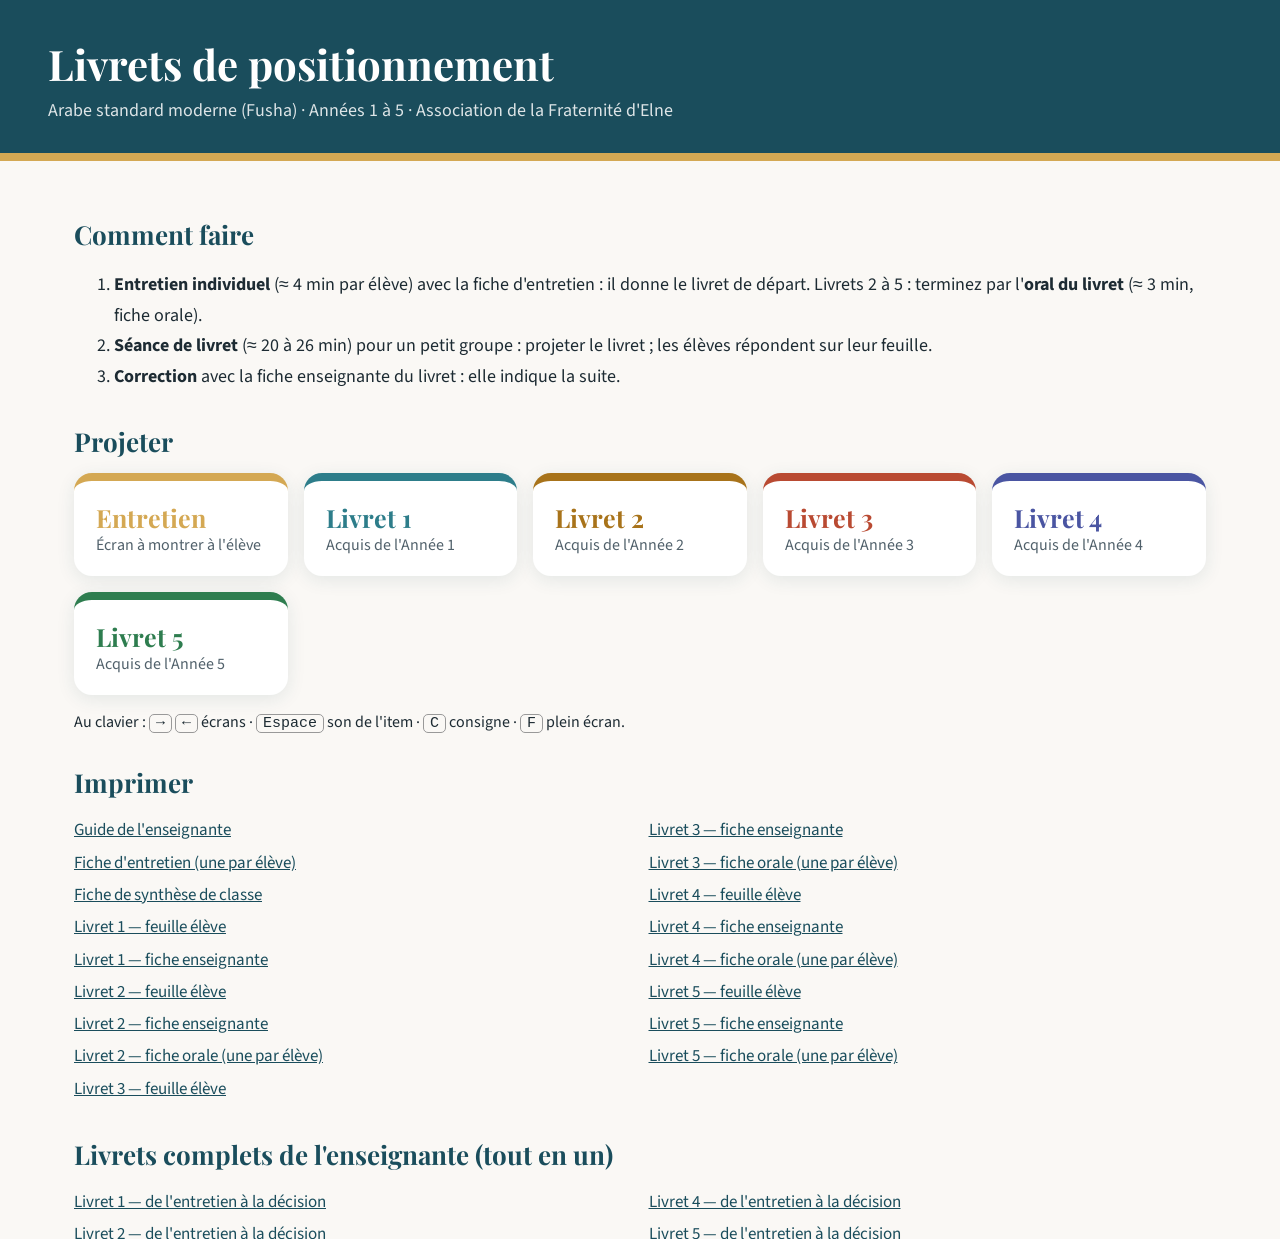
<file: index.html>
<!doctype html>
<html lang="fr">
<head>
<meta charset="utf-8">
<meta http-equiv="refresh" content="0; url=Accueil.html">
<title>Livrets de positionnement — Arabe</title>
</head>
<body>
<p><a href="Accueil.html">Ouvrir les livrets de positionnement</a></p>
</body>
</html>
</file>
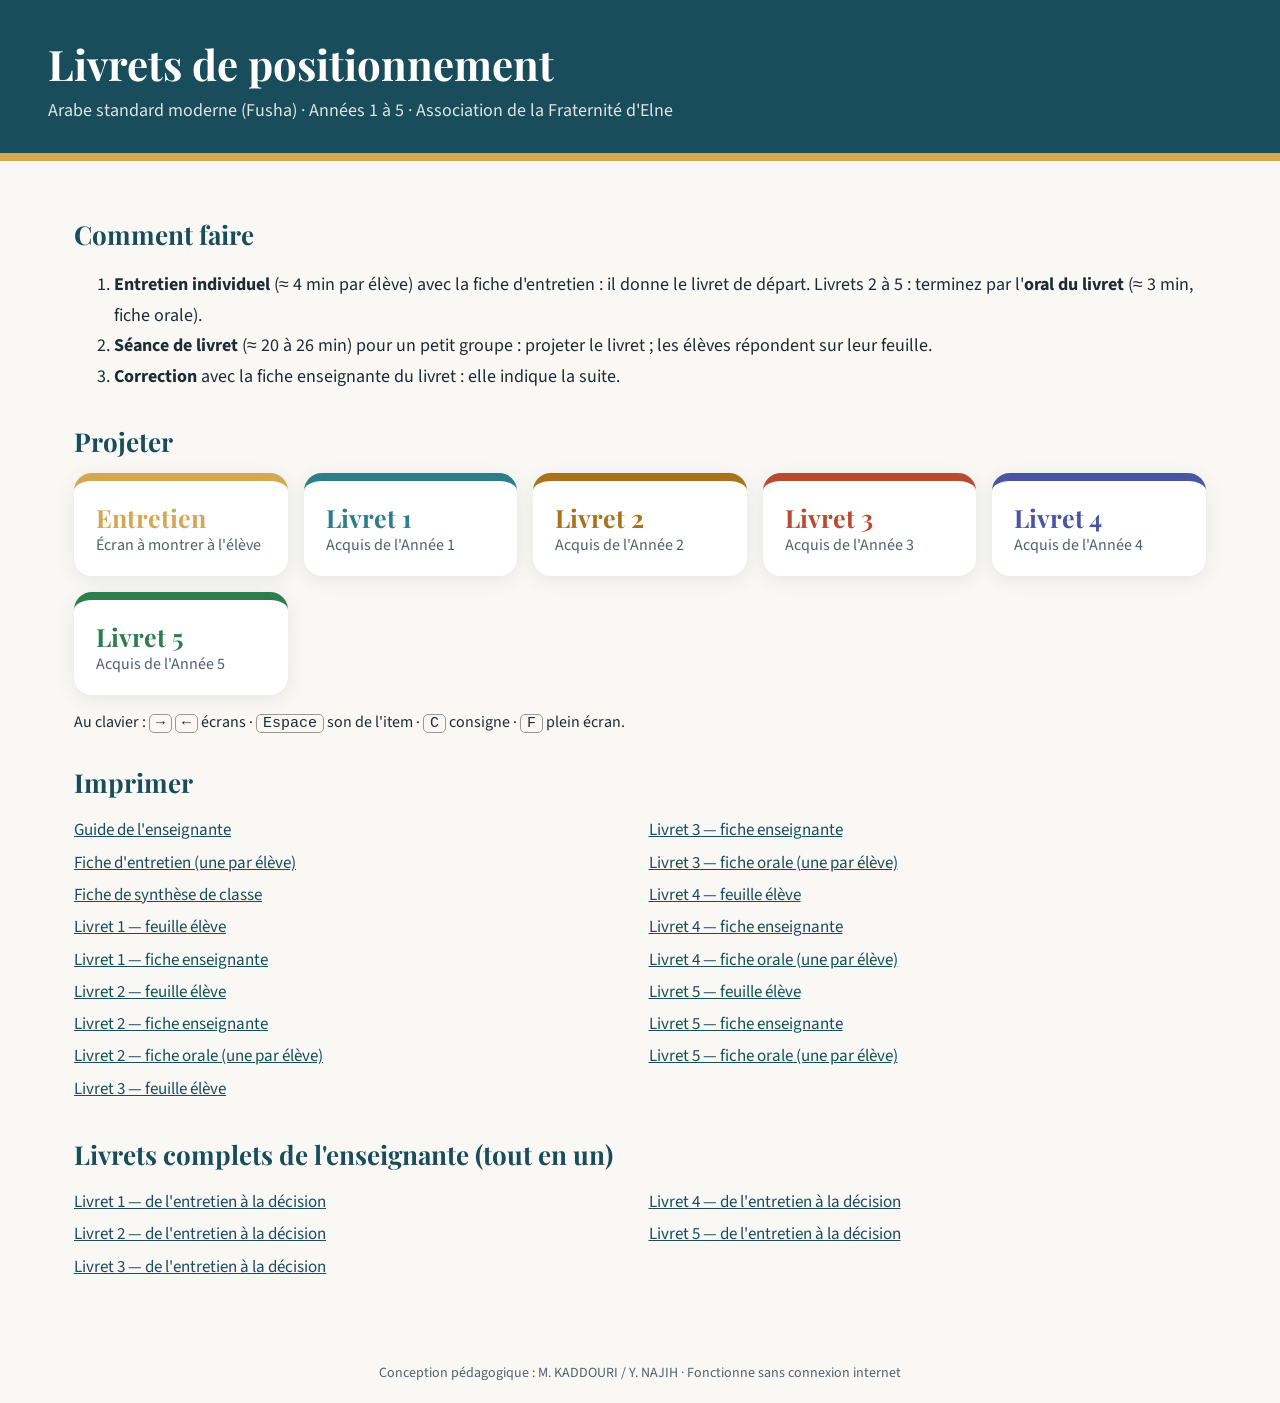
<file: Accueil.html>
<!DOCTYPE html>
<html lang="fr">
<head>
<meta charset="utf-8">
<meta name="viewport" content="width=device-width, initial-scale=1">
<title>Livrets de positionnement — Accueil</title>
<link rel="stylesheet" href="sources/commun.css">
<style>
  header { background: var(--primaire); color: #fff; padding: 36px 48px 30px; border-bottom: 8px solid var(--or); }
  header h1 { font: 700 42px var(--police-titre); margin: 0 0 6px; }
  header p { margin: 0; opacity: .85; font-size: 18px; }
  main { max-width: 1180px; margin: 0 auto; padding: 24px 24px 60px; }
  h2 { font: 700 26px var(--police-titre); color: var(--primaire); margin: 32px 0 14px; }
  ol { font-size: 18px; line-height: 1.7; }
  .grille { display: grid; grid-template-columns: repeat(auto-fit, minmax(190px, 1fr)); gap: 16px; }
  .tuile { display: block; text-decoration: none; color: var(--encre); background: var(--carte); border-radius: 18px;
           padding: 20px 22px; border-top: 8px solid var(--c); box-shadow: 0 4px 18px rgba(26,77,92,.1); }
  .tuile:hover, .tuile:focus { outline: 3px solid var(--c); }
  .tuile b { display: block; font: 700 25px var(--police-titre); color: var(--c); }
  .tuile span { color: var(--encre-douce); font-size: 16px; }
  .docs { columns: 2; font-size: 17px; line-height: 1.9; }
  .docs a { color: var(--primaire); }
  kbd { border: 1px solid #999; border-radius: 5px; padding: 0 6px; font-size: 15px; }
  footer { text-align: center; color: var(--encre-douce); font-size: 14px; padding: 20px; }
</style>
</head>
<body>
<header>
  <h1>Livrets de positionnement</h1>
  <p>Arabe standard moderne (Fusha) · Années 1 à 5 · Association de la Fraternité d'Elne</p>
</header>
<main>
  <h2>Comment faire</h2>
  <ol>
    <li><b>Entretien individuel</b> (≈ 4 min par élève) avec la fiche d'entretien : il donne le livret de départ. Livrets 2 à 5 : terminez par l'<b>oral du livret</b> (≈ 3 min, fiche orale).</li>
    <li><b>Séance de livret</b> (≈ 20 à 26 min) pour un petit groupe : projeter le livret ; les élèves répondent sur leur feuille.</li>
    <li><b>Correction</b> avec la fiche enseignante du livret : elle indique la suite.</li>
  </ol>
  <h2>Projeter</h2>
  <div class="grille">
    <a class="tuile" style="--c: var(--or)" href="sources/projection.html#entretien"><b>Entretien</b><span>Écran à montrer à l'élève</span></a>
    <a class="tuile" style="--c: var(--livret-1)" href="sources/projection.html#livret-1"><b>Livret 1</b><span>Acquis de l'Année 1</span></a>
    <a class="tuile" style="--c: var(--livret-2)" href="sources/projection.html#livret-2"><b>Livret 2</b><span>Acquis de l'Année 2</span></a>
    <a class="tuile" style="--c: var(--livret-3)" href="sources/projection.html#livret-3"><b>Livret 3</b><span>Acquis de l'Année 3</span></a>
    <a class="tuile" style="--c: var(--livret-4)" href="sources/projection.html#livret-4"><b>Livret 4</b><span>Acquis de l'Année 4</span></a>
    <a class="tuile" style="--c: var(--livret-5)" href="sources/projection.html#livret-5"><b>Livret 5</b><span>Acquis de l'Année 5</span></a>
  </div>
  <p>Au clavier : <kbd>→</kbd> <kbd>←</kbd> écrans · <kbd>Espace</kbd> son de l'item · <kbd>C</kbd> consigne · <kbd>F</kbd> plein écran.</p>
  <h2>Imprimer</h2>
  <div class="docs">
    <a href="imprimer/Guide%20general.pdf">Guide de l'enseignante</a><br>
    <a href="imprimer/Fiche%20entretien.pdf">Fiche d'entretien (une par élève)</a><br>
    <a href="imprimer/Fiche%20synthese%20classe.pdf">Fiche de synthèse de classe</a><br>
    <a href="imprimer/Livret%201%20-%20feuille%20eleve.pdf">Livret 1 — feuille élève</a><br>
    <a href="imprimer/Livret%201%20-%20fiche%20enseignante.pdf">Livret 1 — fiche enseignante</a><br>
    <a href="imprimer/Livret%202%20-%20feuille%20eleve.pdf">Livret 2 — feuille élève</a><br>
    <a href="imprimer/Livret%202%20-%20fiche%20enseignante.pdf">Livret 2 — fiche enseignante</a><br>
    <a href="imprimer/Livret%202%20-%20fiche%20orale.pdf">Livret 2 — fiche orale (une par élève)</a><br>
    <a href="imprimer/Livret%203%20-%20feuille%20eleve.pdf">Livret 3 — feuille élève</a><br>
    <a href="imprimer/Livret%203%20-%20fiche%20enseignante.pdf">Livret 3 — fiche enseignante</a><br>
    <a href="imprimer/Livret%203%20-%20fiche%20orale.pdf">Livret 3 — fiche orale (une par élève)</a><br>
    <a href="imprimer/Livret%204%20-%20feuille%20eleve.pdf">Livret 4 — feuille élève</a><br>
    <a href="imprimer/Livret%204%20-%20fiche%20enseignante.pdf">Livret 4 — fiche enseignante</a><br>
    <a href="imprimer/Livret%204%20-%20fiche%20orale.pdf">Livret 4 — fiche orale (une par élève)</a><br>
    <a href="imprimer/Livret%205%20-%20feuille%20eleve.pdf">Livret 5 — feuille élève</a><br>
    <a href="imprimer/Livret%205%20-%20fiche%20enseignante.pdf">Livret 5 — fiche enseignante</a><br>
    <a href="imprimer/Livret%205%20-%20fiche%20orale.pdf">Livret 5 — fiche orale (une par élève)</a>
  </div>
  <h2>Livrets complets de l'enseignante (tout en un)</h2>
  <div class="docs">
    <a href="livrets-enseignante/Livret%201%20-%20guide%20complet%20enseignante.pdf">Livret 1 — de l'entretien à la décision</a><br>
    <a href="livrets-enseignante/Livret%202%20-%20guide%20complet%20enseignante.pdf">Livret 2 — de l'entretien à la décision</a><br>
    <a href="livrets-enseignante/Livret%203%20-%20guide%20complet%20enseignante.pdf">Livret 3 — de l'entretien à la décision</a><br>
    <a href="livrets-enseignante/Livret%204%20-%20guide%20complet%20enseignante.pdf">Livret 4 — de l'entretien à la décision</a><br>
    <a href="livrets-enseignante/Livret%205%20-%20guide%20complet%20enseignante.pdf">Livret 5 — de l'entretien à la décision</a>
  </div>
</main>
<footer>Conception pédagogique : M. KADDOURI / Y. NAJIH · Fonctionne sans connexion internet</footer>
</body>
</html>
</file>
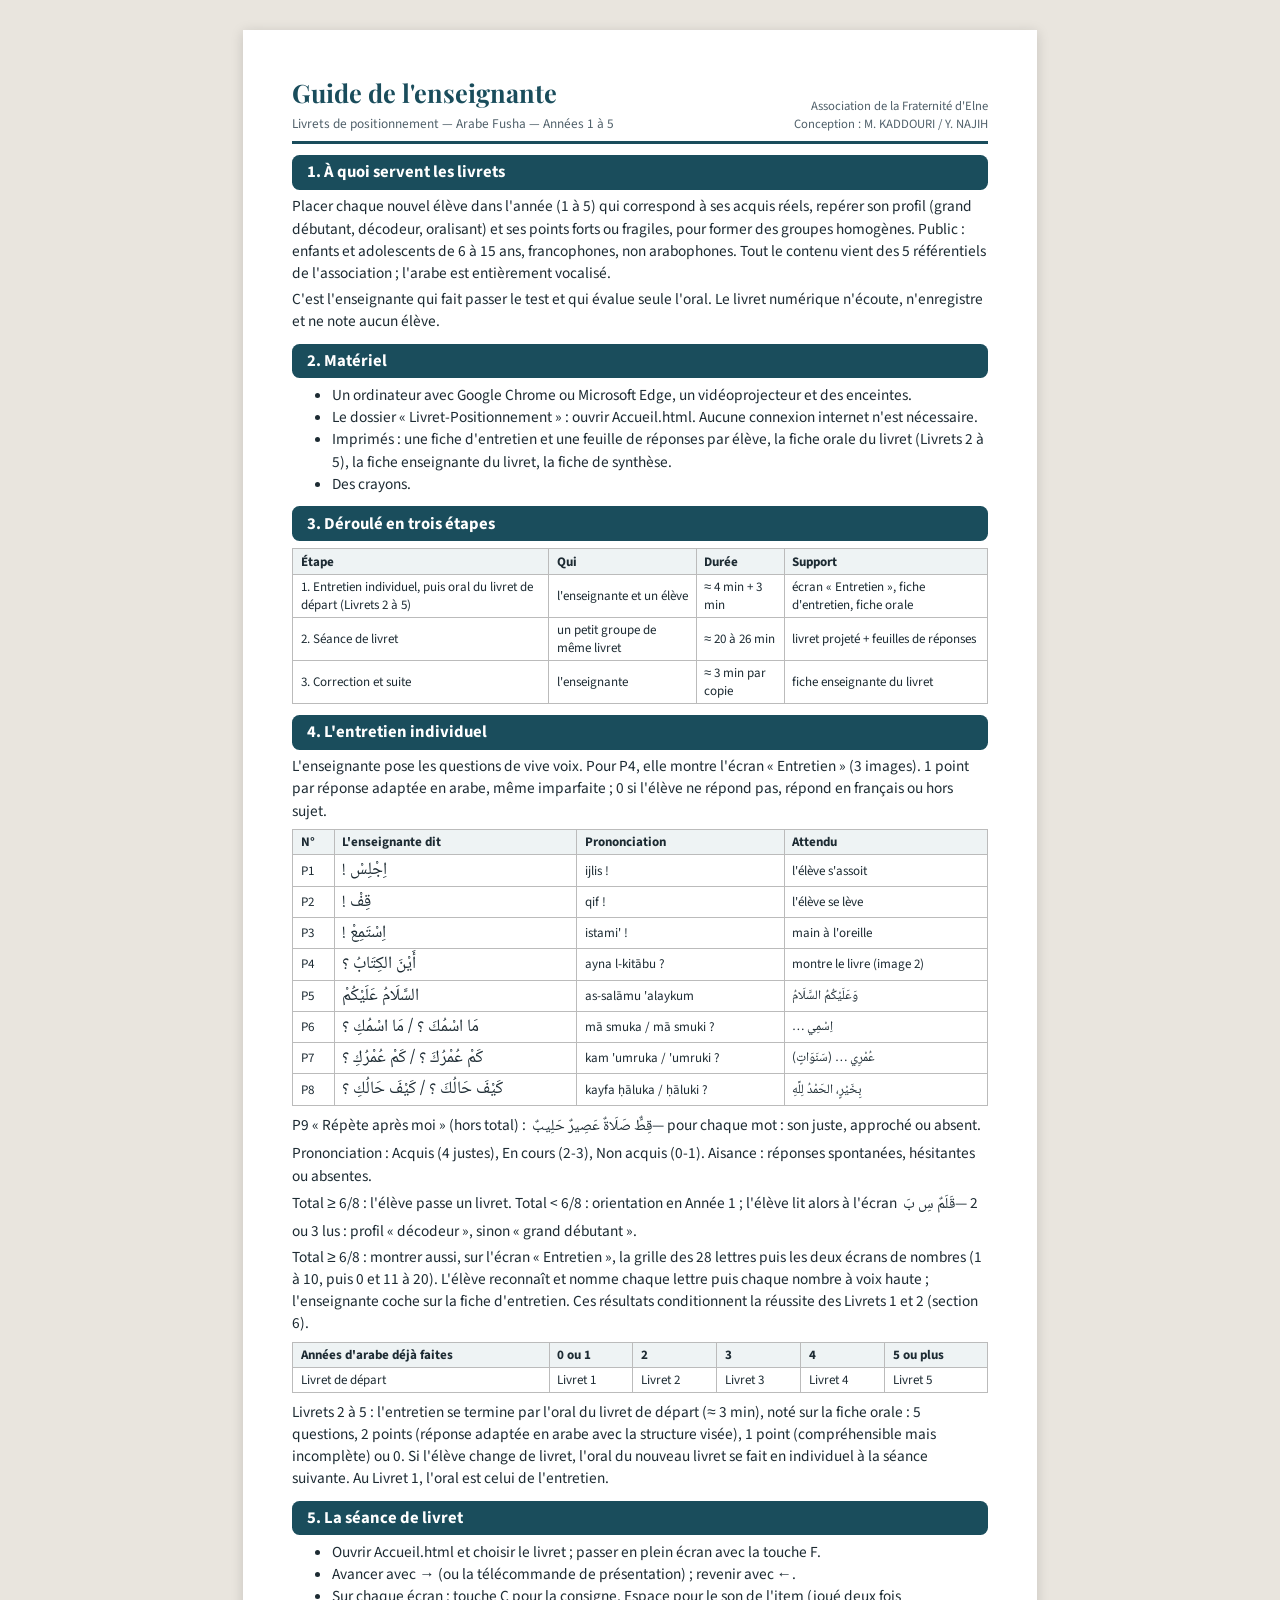
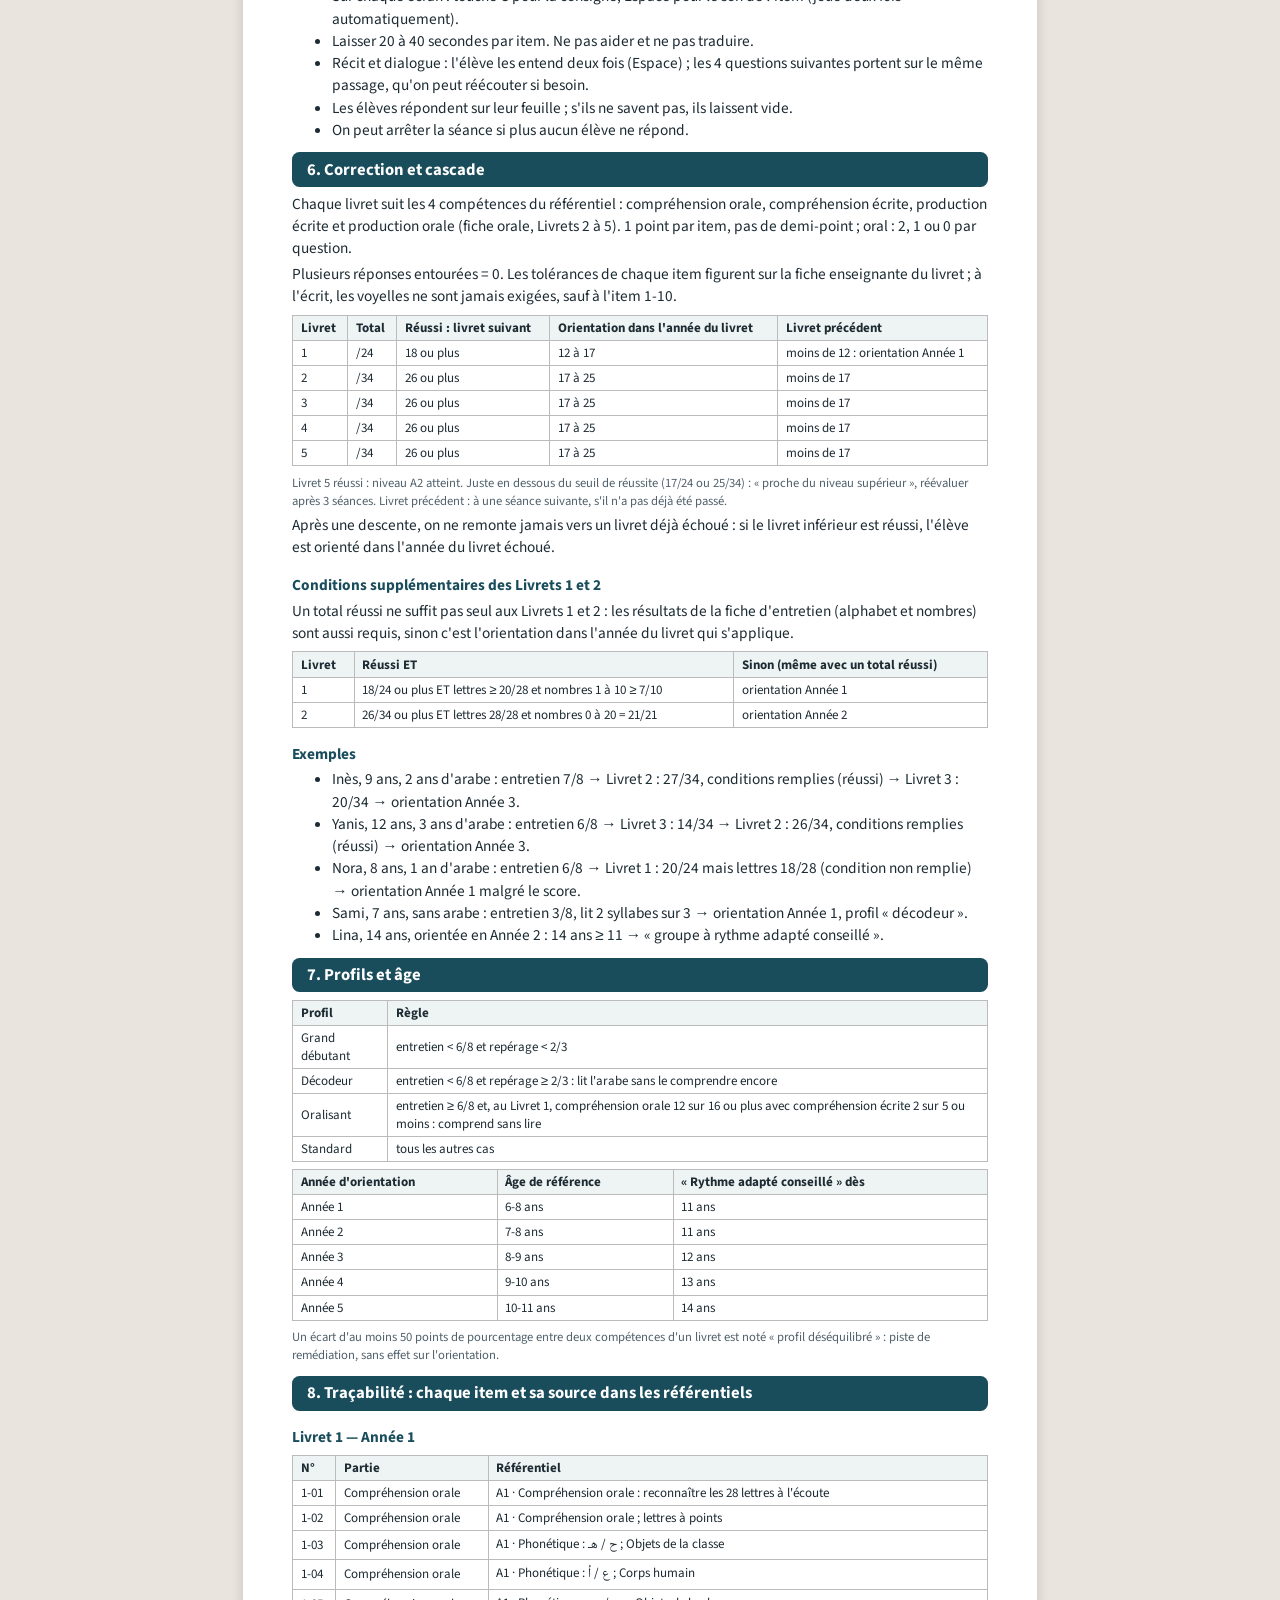
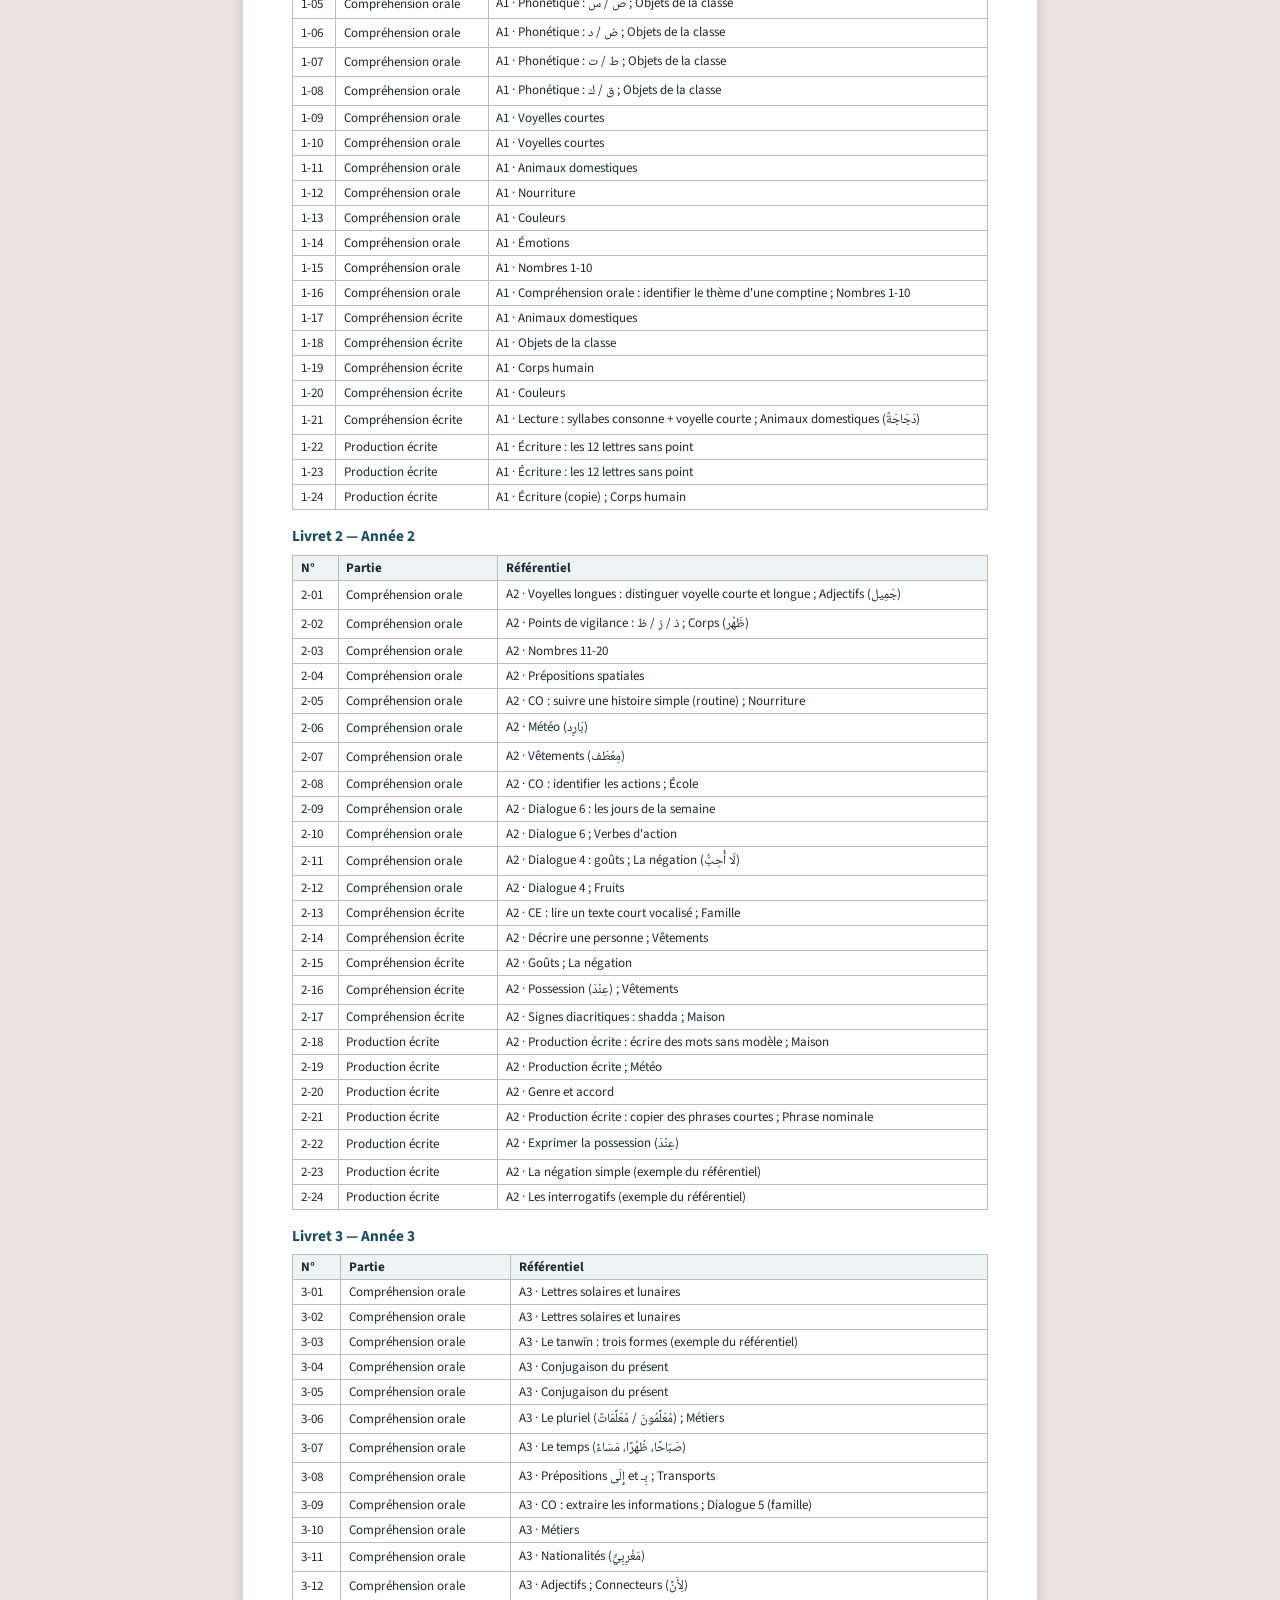
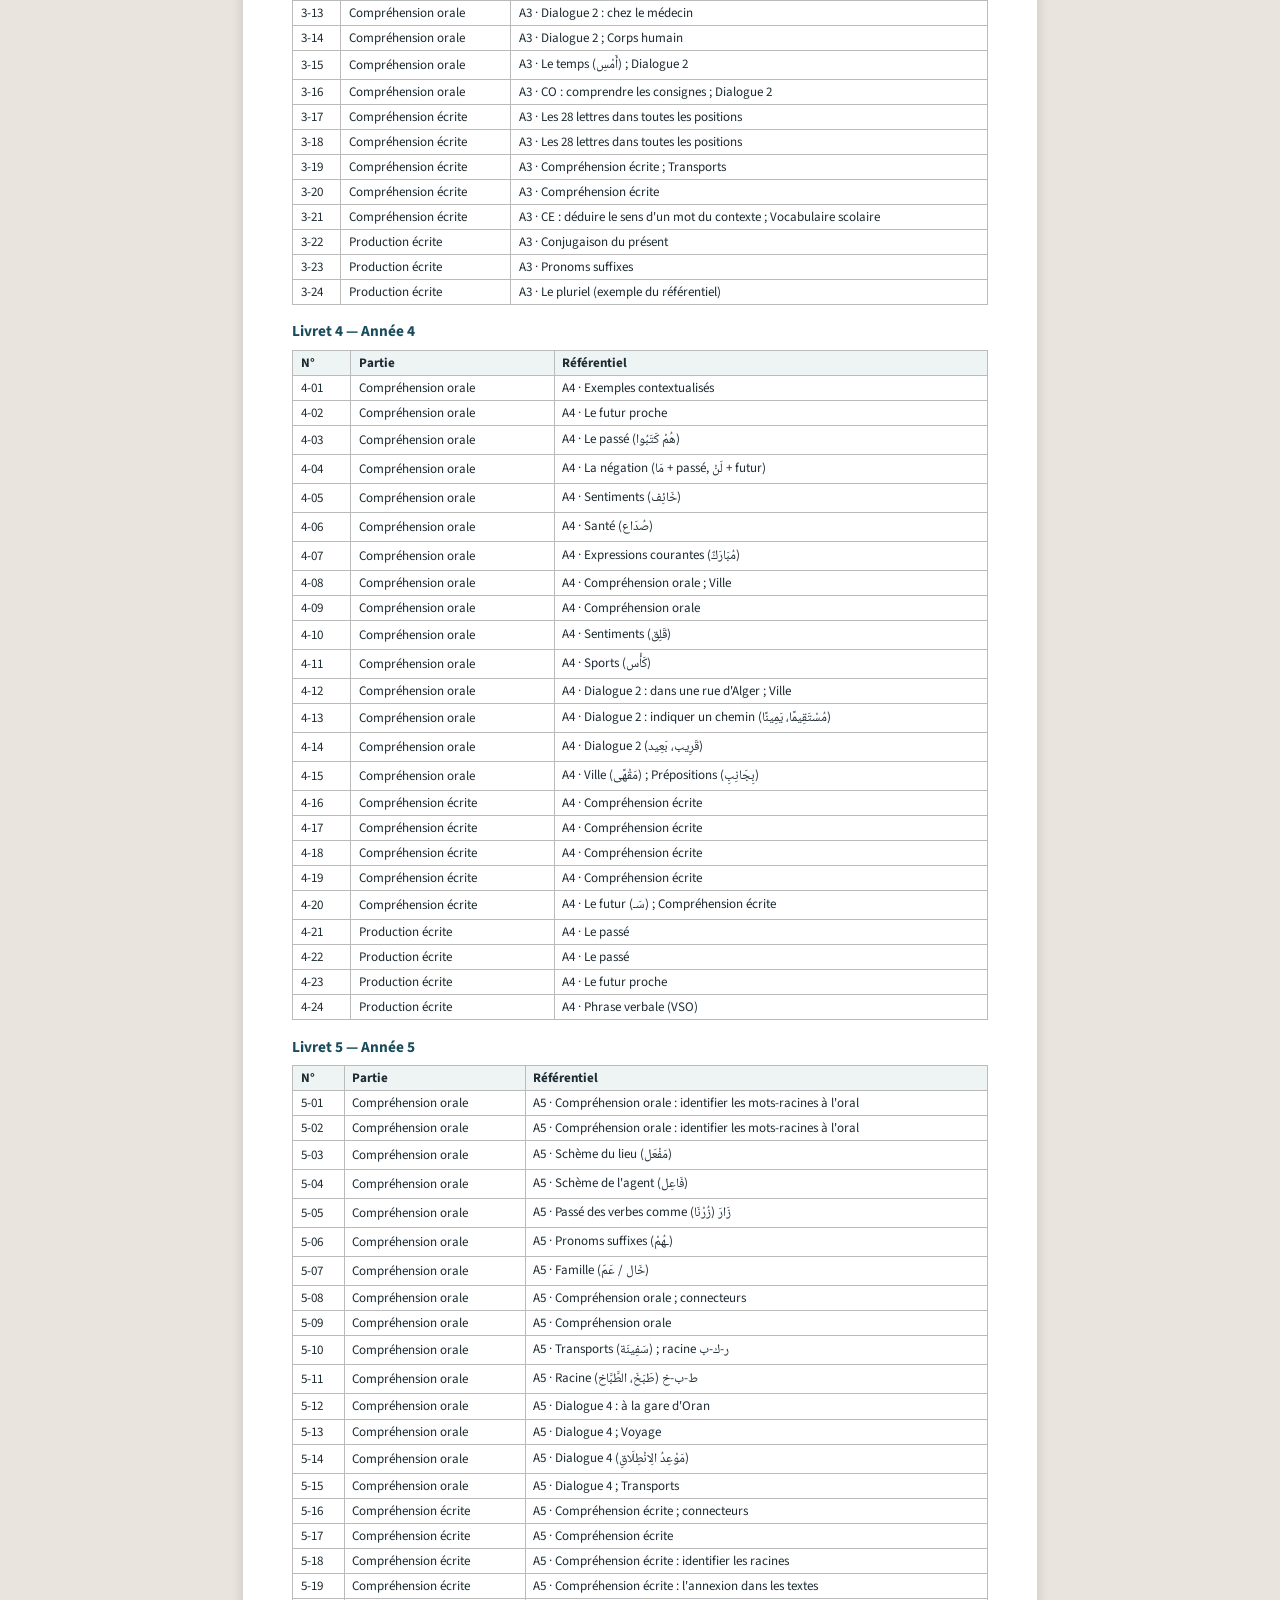
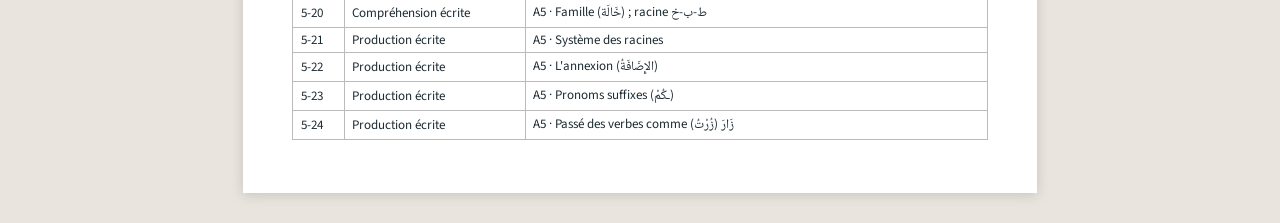
<file: sources/imprimable.html>
<!DOCTYPE html>
<html lang="fr">
<head>
<meta charset="utf-8">
<title>Documents à imprimer</title>
<link rel="stylesheet" href="commun.css">
<style>
  @page { size: A4; margin: 12mm; }
  body { background: #e9e5de; font-size: 11.5pt; }
  .page { background: #fff; width: 210mm; min-height: 297mm; margin: 8mm auto; padding: 12mm 13mm;
          box-shadow: 0 2px 12px rgba(0,0,0,.15); }
  .paysage .page { width: 297mm; min-height: 210mm; }
  @media print {
    body { background: #fff; }
    .page, .paysage .page { margin: 0; padding: 0; width: auto; min-height: 0; box-shadow: none; break-after: page; }
    .page:last-child { break-after: auto; }
  }
  h1 { font: 700 19pt var(--police-titre); color: var(--primaire); margin: 0 0 1mm; }
  h2 { font: 700 12.5pt var(--police-fr); color: #fff; background: var(--primaire); padding: 1.4mm 4mm;
       border-radius: 2mm; margin: 3mm 0 1.5mm; break-after: avoid; }
  h3 { font: 700 11.5pt var(--police-fr); color: var(--primaire); margin: 4mm 0 1mm; break-after: avoid; }
  p, li { line-height: 1.45; }
  p { margin: 1mm 0; }
  ul, ol { margin: 1mm 0; }
  .entete { display: flex; justify-content: space-between; align-items: flex-end; gap: 6mm;
            border-bottom: 3px solid var(--accent, var(--primaire)); padding-bottom: 2mm; }
  .entete .petit { color: var(--encre-douce); font-size: 9.5pt; text-align: right; }
  .rappel { font-size: 10pt; color: var(--encre-douce); margin: 1.5mm 0 0; }
  .champs { display: grid; grid-template-columns: 2fr 2fr 1fr 1.4fr; gap: 3mm 6mm; margin: 3mm 0 1mm; }
  .champ { border-bottom: 1px solid #444; padding-top: 5mm; font-size: 9.5pt; color: var(--encre-douce); }
  .item { display: grid; grid-template-columns: 13mm 1fr; gap: 3mm; align-items: center; padding: 1.3mm 0;
          border-bottom: 1px solid var(--trait); break-inside: avoid; }
  .num { width: 11mm; height: 11mm; border-radius: 3mm; border: 2px solid var(--primaire); display: grid;
         place-items: center; font: 700 13pt var(--police-fr); color: var(--primaire); }
  .resume { font-size: 10.5pt; display: flex; flex-wrap: wrap; align-items: center; gap: 2mm 5mm; }
  .reponse { display: flex; align-items: center; gap: 7mm; flex-wrap: wrap; margin-top: 1mm; }
  .choix { display: inline-flex; align-items: center; gap: 2mm; font-size: 11.5pt; }
  .choix .n { width: 7mm; height: 7mm; border: 1.5px solid #333; border-radius: 50%; display: grid;
              place-items: center; font: 700 10.5pt var(--police-fr); flex: none; }
  .choix .ar { font-size: 20pt; line-height: 1.35; }
  .icone-mini svg { width: 10mm; height: 10mm; vertical-align: middle; }
  .ar-grand { font-size: 19pt; line-height: 1.6; }
  .ar-geant { font-size: 40pt; line-height: 1.4; padding: 0 6mm; }
  .blanc { display: inline-block; min-width: 34mm; border-bottom: 1.5px dotted #333; margin: 0 2mm; }
  .ligne { flex: 1; min-width: 90mm; height: 11mm; border-bottom: 1.5px dotted #333; }
  .case { width: 18mm; height: 13mm; border: 1.5px solid #333; border-radius: 2mm; }
  .case.grande { width: 24mm; height: 24mm; }
  .racine { display: flex; direction: rtl; align-items: center; gap: 3mm; font-size: 16pt; }
  .puce { border: 1.5px solid #333; border-radius: 2mm; padding: 0 3mm; font-size: 17pt; }
  .texte-lecture { font-size: 15pt; line-height: 2; border: 1.5px solid var(--trait);
                   border-inline-start: 5px solid var(--accent, var(--primaire)); border-radius: 2mm;
                   padding: 2mm 5mm; margin: 2mm 0; break-inside: avoid; }
  .enseignante { border: 2px dashed var(--encre-douce); border-radius: 3mm; padding: 3mm 4mm; margin-top: 3mm;
                 break-inside: avoid; font-size: 10.5pt; }
  .scores { display: flex; gap: 7mm; flex-wrap: wrap; margin: 2mm 0; }
  .boite { display: inline-block; width: 4mm; height: 4mm; border: 1.3px solid #333; vertical-align: -0.5mm;
           margin-inline-end: 1.5mm; }
  .mixte { unicode-bidi: plaintext; font-family: var(--police-fr), var(--police-ar); }
  table { width: 100%; border-collapse: collapse; font-size: 9.8pt; margin: 2mm 0 2mm; }
  th, td { border: 1px solid #bbb; padding: 0.8mm 2mm; text-align: left; vertical-align: middle; }
  th { background: #eef3f4; }
  td .ar { font-size: 13pt; line-height: 1.4; }
  .synthese td { height: 9mm; }
  .note { font-size: 9.5pt; color: var(--encre-douce); }
  .grille-case { direction: rtl; }
  .grille-case td { text-align: center; vertical-align: top; padding: 0.6mm 1mm; }
  .grille-case .ar { font-size: 13pt; line-height: 1.15; }
  .grille-case .nom-petit { font-size: 6.5pt; color: var(--encre-douce); }
  .grille-case .nom-petit .ar { font-size: 8pt; line-height: 1.1; }
  .grille-case .chiffre-grand { font: 700 13pt var(--police-titre); color: var(--primaire); line-height: 1.1; }
  .grille-case .boite { display: block; margin: 0.5mm auto 0; }
</style>
</head>
<body>
<main id="doc"></main>
<script src="contenu.js"></script>
<script src="partage.js"></script>
<script>
"use strict";
const C = window.CONTENU;
const params = new URLSearchParams(location.search);
const typeDoc = params.get("doc") || "guide";
const numeroDemande = Number(params.get("livret") || "1");
const zone = document.getElementById("doc");

function ar(texte, classe) { return el("span", "ar " + (classe || ""), texte); }
function mixte(texte) { return el("span", "mixte", texte); }
function boite() { return el("span", "boite"); }
function trouverLivret(n) { return C.livrets.find((l) => l.numero === n); }
function numeroItem(item) { return Number(item.id.split("-")[1]); }
function nomPartie(id) { return C.parties.find((p) => p.id === id).nom; }

function page(enfants, classe) {
  const section = el("section", "page " + (classe || ""), enfants);
  zone.append(section);
  return section;
}

function tableau(entetes, lignes) {
  const corps = el("tbody", "", lignes.map((ligne) => el("tr", "", ligne.map((c) => el("td", "", c)))));
  return el("table", "", [el("thead", "", el("tr", "", entetes.map((h) => el("th", "", h)))), corps]);
}

function grille(items, parLigne, rendre) {
  const lignes = [];
  for (let i = 0; i < items.length; i += parLigne) lignes.push(items.slice(i, i + parLigne));
  return el("table", "grille-case",
    el("tbody", "", lignes.map((ligne) => el("tr", "", ligne.map((x) => el("td", "", rendre(x)))))));
}

function enonceAvecBlanc(texte) {
  const bloc = el("span", "ar ar-grand");
  texte.split(/…+/).forEach((morceau, i) => {
    if (i) bloc.append(el("span", "blanc", " "));
    bloc.append(document.createTextNode(morceau));
  });
  return bloc;
}

function choix(n, contenu) { return el("span", "choix", [el("span", "n", String(n))].concat(contenu)); }

function iconeMini(nom) {
  const bloc = el("span", "icone-mini");
  bloc.innerHTML = window.ICONES[nom];
  bloc.append(" " + window.LIBELLES_ICONES[nom]);
  return bloc;
}

function aTrou(item) { return Boolean(item.enonce && item.enonce.includes("…")); }

function resume(item) {
  const bloc = el("div", "resume");
  if (item.fr) bloc.append(el("span", "", item.fr));
  if (item.question) bloc.append(el("span", "", item.question));
  if (item.surligne) bloc.append(motSurligne(item.surligne, "ar-grand"));
  if (item.enonce && item.type !== "ecrire" && aTrou(item)) bloc.append(enonceAvecBlanc(item.enonce));
  if (item.enonce && !aTrou(item) && item.consigne !== "c-ajouter-voyelle") bloc.append(ar(item.enonce, "ar-grand"));
  if (item.mots && item.type === "ecrire") bloc.append(el("span", "reponse", item.mots.map((m) => ar(m, "puce"))));
  return bloc;
}

function reponseEleve(item) {
  const bloc = el("div", "reponse");
  switch (item.type) {
    case "choix":
    case "lettre-surlignee":
      item.options.forEach((o, i) => bloc.append(choix(i + 1, ar(o))));
      break;
    case "choix-images":
    case "choix-couleurs":
    case "intrus":
      item.options.forEach((_, i) => bloc.append(choix(i + 1, [])));
      break;
    case "choix-fr":
      item.options.forEach((o, i) => bloc.append(choix(i + 1, el("span", "", o))));
      break;
    case "vrai-faux":
      bloc.append(choix(1, el("span", "", "Vrai")), choix(2, el("span", "", "Faux")));
      break;
    case "choix-icones":
      item.options.forEach((o, i) => bloc.append(choix(i + 1, iconeMini(o))));
      break;
    case "chiffres":
      bloc.append(el("span", "case"));
      break;
    case "racine":
      bloc.append(el("span", "racine", [el("span", "case"), "-", el("span", "case"), "-", el("span", "case")]));
      break;
    case "numeroter":
      item.mots.forEach((m) => bloc.append(el("span", "choix", [ar(m, "puce"), el("span", "case")])));
      break;
    default:
      if (item.consigne === "c-ajouter-voyelle") bloc.append(ar(item.enonce, "ar-geant"));
      else if (aTrou(item)) bloc.append(enonceAvecBlanc(item.enonce), item.indice ? ar(item.indice, "ar-grand") : "");
      else if (item.consigne === "c-dictee-lettre") bloc.append(el("span", "case grande"));
      else bloc.append(el("span", "ligne"));
  }
  return bloc;
}

function blocItem(item) {
  return el("div", "item", [el("div", "num", String(numeroItem(item))), el("div", "", [resume(item), reponseEleve(item)])]);
}

function blocPartie(livret, idPartie) {
  const items = livret.items.filter((i) => i.partie === idPartie);
  const bloc = el("div", "partie", [el("h2", "", C.parties.find((p) => p.id === idPartie).court)]);
  [...new Set(items.filter((i) => i.texte).map((i) => i.texte))]
    .forEach((cle) => bloc.append(ar(livret.textes[cle], "texte-lecture")));
  items.forEach((i) => bloc.append(blocItem(i)));
  return bloc;
}

function conditionLivret(livret) {
  return C.meta.conditions[String(livret.numero)];
}

function texteCondition(cond) {
  const max = cond.plage === "1 à 10" ? 10 : 21;
  const lettresTxt = cond.lettres >= 28 ? "28/28" : `${cond.lettres}/28 ou plus`;
  const nombresTxt = cond.nombres >= max ? `${max}/${max}` : `${cond.nombres}/${max} ou plus`;
  return `lettres ${lettresTxt} et nombres ${cond.plage} : ${nombresTxt}`;
}

function zoneEnseignante(livret) {
  const b = livret.bareme;
  const n = livret.numero;
  const cond = conditionLivret(livret);
  const scores = partiesDuLivret(livret).map((p) =>
    `${p.court} …/${livret.items.filter((i) => i.partie === p.id).length}`);
  if (pointsOral(livret)) scores.push(`Oral (fiche orale) …/${pointsOral(livret)}`);
  scores.push(`Total …/${b.total}`);
  const suite = n === 5 ? "niveau A2 atteint" : `Livret ${n + 1}`;
  const descente = n === 1 ? "Année 1" : `Livret ${n - 1}`;
  const lignes = [boite(), `${b.reussi} ou plus${cond ? " et conditions remplies" : ""} : ${suite}     `];
  if (cond) lignes.push(boite(), `${b.reussi} ou plus mais conditions non remplies : orientation Année ${livret.annee}     `);
  lignes.push(boite(), `${b.orientation} à ${b.reussi - 1} : orientation Année ${livret.annee}     `,
    boite(), `moins de ${b.orientation} : ${descente}`);
  return el("div", "enseignante", [el("b", "", "Réservé à l'enseignante"),
    el("div", "scores", scores.map((s) => el("b", "", s))),
    cond ? el("div", "", `Conditions (fiche d'entretien) : lettres …… / 28 · nombres …… / ${cond.plage === "1 à 10" ? 10 : 21}`) : "",
    el("div", "", lignes)]);
}

function feuille(livret) {
  document.documentElement.style.setProperty("--accent", livret.couleur);
  document.title = `Livret ${livret.numero} - feuille eleve`;
  const tete = [
    el("div", "entete", [
      el("div", "", [el("h1", "", `Livret ${livret.numero} — ma feuille de réponses`),
        el("div", "rappel", `Acquis de l'Année ${livret.annee}`)]),
      el("div", "petit", [C.meta.etablissement, el("br"), `Année scolaire ${C.meta.annee_scolaire}`])]),
    el("div", "champs", ["Nom", "Prénom", "Âge", "Date"].map((c) => el("div", "champ", c))),
    el("p", "rappel", "Regarde l'écran et écoute. Réponds ici : entoure ou écris. Si tu ne sais pas, laisse vide.")];
  page(tete.concat(partiesDuLivret(livret).map((p) => blocPartie(livret, p.id)), [zoneEnseignante(livret)]));
}
function libelleReponse(item) {
  const k = item.reponse - 1;
  switch (item.type) {
    case "choix-images": return `n° ${item.reponse} — ${C.images[item.options[k]].fr}`;
    case "choix-couleurs": return `n° ${item.reponse} — ${item.libelles[k]}`;
    case "choix-icones": return `n° ${item.reponse} — ${window.LIBELLES_ICONES[item.options[k]]}`;
    case "intrus": return `n° ${item.reponse} — ${C.sons[item.sons[k]]}`;
    case "vrai-faux": return item.options[k] === "vrai" ? "Vrai" : "Faux";
    case "choix":
    case "choix-fr":
    case "lettre-surlignee": return `n° ${item.reponse} — ${item.options[k]}`;
    default: return item.accepte ? item.accepte.join(" ou ") : item.reponse;
  }
}

function sonJoue(item, precedent) {
  if (memePassage(item, precedent)) return "même passage qu'à l'item précédent";
  if (item.sons) return el("span", "", item.sons.map((s) => el("div", "", ar(C.sons[s]))));
  return item.son ? ar(C.sons[item.son]) : "—";
}

function fiche(livret) {
  document.documentElement.style.setProperty("--accent", livret.couleur);
  document.title = `Livret ${livret.numero} - fiche enseignante`;
  const suite = livret.numero === 5 ? "niveau A2 atteint" : `Livret ${livret.numero + 1} à une séance suivante`;
  const descente = livret.numero === 1 ? "orientation Année 1"
    : `Livret ${livret.numero - 1} à une séance suivante (s'il n'a pas déjà été passé)`;
  const cond = conditionLivret(livret);
  const b = livret.bareme;
  const proche = `${b.reussi - 1}/${b.total} : « proche du niveau supérieur », réévaluer après 3 séances`;
  const lignesDecision = cond ? [
    [`${b.reussi} à ${b.total} ET conditions remplies`, suite],
    [`${b.reussi} à ${b.total} mais conditions non remplies`, `orientation Année ${livret.annee}`]]
    : [[`${b.reussi} à ${b.total}`, suite]];
  lignesDecision.push([`${b.orientation} à ${b.reussi - 1}`, `Orientation en Année ${livret.annee} (${proche})`],
    [`0 à ${b.orientation - 1}`, descente]);
  page([
    el("div", "entete", [el("h1", "", `Livret ${livret.numero} — fiche enseignante`),
      el("div", "petit", `Acquis de l'Année ${livret.annee}`)]),
    el("h2", "", "Avant la séance"),
    el("ul", "", [`Ouvrir Accueil.html, puis « Livret ${livret.numero} ».`,
      "Tester le son : touche C sur l'écran d'accueil du livret.",
      "Passer en plein écran : touche F.",
      "Distribuer une feuille de réponses par élève."].map((t) => el("li", "", t))),
    el("h2", "", "Déroulé"),
    el("p", "note", "→ écran suivant · Espace : son de l'item, joué deux fois · C : consigne. Laisser 20 à 40 secondes par item ; ne pas aider."),
    tableau(["N°", "Partie", "Consigne (touche C)", "Son (Espace)"],
      livret.items.map((i, k) => [String(numeroItem(i)), nomPartie(i.partie), C.consignes[i.consigne],
        sonJoue(i, livret.items[k - 1])])),
    el("h2", "", "Corrigé et tolérances"),
    tableau(["N°", "Réponse attendue", "Tolérance", "Référentiel"],
      livret.items.map((i) => [String(numeroItem(i)), mixte(libelleReponse(i)),
        i.tolerance || "Une seule réponse entourée.", mixte(i.source)])),
    el("h2", "", "Décision (cascade)"),
    cond ? el("p", "note", `Condition supplémentaire (fiche d'entretien) : ${texteCondition(cond)}.`) : "",
    tableau([`Total au Livret ${livret.numero} (sur ${b.total})`, "Suite"], lignesDecision),
    pointsOral(livret)
      ? el("p", "note", `Total = items (sur ${livret.items.length}) + oral (fiche orale, sur ${pointsOral(livret)}).`) : "",
    el("p", "note", "Reporter les sous-scores sur la fiche de synthèse. Écart d'au moins 50 points de pourcentage entre deux compétences : profil déséquilibré.")]);
}

function entretien() {
  document.title = "Fiche entretien";
  const e = C.entretien;
  page([
    el("div", "entete", [el("h1", "", "Fiche d'entretien individuel"), el("div", "petit", C.meta.etablissement)]),
    el("div", "champs", ["Nom", "Prénom", "Âge", "Date"].map((c) => el("div", "champ", c))),
    el("h2", "", "P1 à P8 — 1 point par réponse adaptée en arabe"),
    tableau(["N°", "L'enseignante dit", "Prononciation", "Attendu", "Point"],
      e.items.map((i) => [i.id, ar(i.dit), i.tr, mixte(i.attendu), boite()])),
    el("p", "", [el("b", "", "Total : …… / 8"), " — 6 ou plus : un livret ; moins de 6 : orientation Année 1."]),
    el("h2", "", "P9 — « Répète après moi » (hors total)"),
    tableau(["Mot", "Son visé", "Juste", "Approché", "Absent"],
      e.prononciation.map((p) => [ar(p.mot), ar(p.son), boite(), boite(), boite()])),
    el("h2", "", "Appréciations de l'enseignante"),
    tableau(["", "Acquis", "En cours", "Non acquis"], [
      ["Prononciation (4 / 2-3 / 0-1 sons justes)", boite(), boite(), boite()],
      ["Aisance à l'oral (spontanée / hésitante / absente)", boite(), boite(), boite()]]),
    el("h2", "", "Repérage — seulement si total < 6 (l'élève lit à l'écran)"),
    tableau(["R1", "R2", "R3", "Profil"], [[
      el("span", "", [ar(e.reperage[0]), " ", boite()]),
      el("span", "", [ar(e.reperage[1]), " ", boite()]),
      el("span", "", [ar(e.reperage[2]), " ", boite()]),
      "2 ou 3 lus : décodeur · 0 ou 1 : grand débutant"]]),
    el("h2", "", "Parcours et livret de départ"),
    el("p", "", "Années d'arabe déjà faites : ……      Sait lire l'arabe : oui / non"),
    el("p", "", [1, 2, 3, 4, 5].flatMap((n) => [boite(), `Livret ${n}     `]).concat([boite(), "Année 1 directement (total < 6)"])),
    el("p", "note", "Livret de départ = années d'arabe déjà faites (0 ou 1 an → Livret 1 ; 5 ans ou plus → Livret 5).")]);
  page([
    el("div", "entete", [el("h1", "", "Fiche d'entretien individuel (suite)"), el("div", "petit", C.meta.etablissement)]),
    el("p", "", "Nom : ……………………………………………      Prénom : ……………………………………………"),
    el("h2", "", "Alphabet et nombres — si total ≥ 6"),
    el("p", "note",
      "À l'écran « Entretien » : l'élève reconnaît et nomme chaque lettre, puis chaque nombre, à voix haute. Cocher chaque lettre et chaque nombre nommés correctement."),
    el("h3", "", "Alphabet (même ordre qu'à l'écran)"),
    grille(e.alphabet, 7, (l) => [ar(l.lettre, "ar-grand"), el("div", "nom-petit", ar(l.nom)), boite()]),
    el("p", "", [el("b", "", "Lettres : …… / 28")]),
    el("h3", "", "Nombres (même ordre qu'à l'écran)"),
    el("p", "", "1 à 10 :"),
    grille(e.nombres.un_a_dix, 7, (n) => [el("div", "chiffre-grand", String(n.n)), el("div", "nom-petit", ar(n.nom)), boite()]),
    el("p", "", [el("b", "", "…… / 10")]),
    el("p", "", "0 et 11 à 20 :"),
    grille(e.nombres.zero_et_onze_a_vingt, 7,
      (n) => [el("div", "chiffre-grand", String(n.n)), el("div", "nom-petit", ar(n.nom)), boite()]),
    el("p", "", [el("b", "", "…… / 11"), "     ", el("b", "", "Total nombres 0 à 20 : …… / 21")]),
    el("p", "note", [1, 2].map((n) => {
      const l = trouverLivret(n);
      return `Condition Livret ${n} réussi : ${l.bareme.reussi}/${l.bareme.total} ou plus ET ${texteCondition(C.meta.conditions[String(n)])} ; sinon, orientation Année ${n}.`;
    }).join(" ") + " Livrets 2 à 5 : faites aussi l'oral du livret de départ (fiche orale).")]);
}

function synthese() {
  document.title = "Fiche synthese classe";
  document.documentElement.classList.add("paysage");
  document.head.append(el("style", "", "@page { size: A4 landscape; margin: 10mm; }"));
  const entetes = ["Nom", "Âge", "Années d'arabe", "Entretien /8", "Prononc.", "Aisance",
    "Livrets passés : total (CO · CE · PE · PO)", "Lettres /28 · Nombres /21", "Orientation", "Profil",
    "Mentions", "Remarques"];
  page([
    el("div", "entete", [el("h1", "", "Fiche de synthèse de classe"), el("div", "petit", C.meta.etablissement)]),
    tableau(entetes, Array.from({ length: 14 }, () => entetes.map(() => "\u00a0"))),
    el("p", "note", "Tri conseillé : année d'orientation → âge → profil. Mentions : proche du niveau supérieur · profil déséquilibré · groupe à rythme adapté conseillé.")],
  "synthese");
}
function oral(livret) {
  document.documentElement.style.setProperty("--accent", livret.couleur);
  document.title = `Livret ${livret.numero} - fiche orale`;
  page([
    el("div", "entete", [el("div", "", [el("h1", "", `Livret ${livret.numero} — fiche orale`),
      el("div", "rappel", `Acquis de l'Année ${livret.annee} · à la fin de l'entretien, ≈ 3 min, un élève à la fois`)]),
      el("div", "petit", C.meta.etablissement)]),
    el("div", "champs", ["Nom", "Prénom", "Âge", "Date"].map((c) => el("div", "champ", c))),
    el("p", "note", "Posez chaque question en arabe (ـكَ à un garçon, ـكِ à une fille). 2 = réponse adaptée en arabe avec la structure visée · 1 = compréhensible mais incomplète ou sans la structure visée · 0 = pas de réponse, en français ou hors sujet."),
    tableau(["N°", "Vous dites", "Ce qui est visé", "Réponse attendue (exemple)", "2", "1", "0"],
      livret.oral.map((q, k) => [String(k + 1),
        el("span", "", [ar(q.question), q.geste ? el("div", "note", q.geste) : "",
          q.image ? el("div", "note", `Image : ${C.images[q.image].fr}`) : ""]),
        q.vise, mixte(q.attendu), boite(), boite(), boite()])),
    el("p", "", [el("b", "", `Total oral : …… / ${pointsOral(livret)}`),
      " — à reporter dans la zone « Réservé à l'enseignante » de la feuille de réponses."])]);
}

function guide() {
  document.title = "Guide general";
  const ent = C.entretien;
  page([
    el("div", "entete", [el("div", "", [el("h1", "", "Guide de l'enseignante"),
      el("div", "rappel", "Livrets de positionnement — Arabe Fusha — Années 1 à 5")]),
      el("div", "petit", [C.meta.etablissement, el("br"), `Conception : ${C.meta.conception}`])]),
    el("h2", "", "1. À quoi servent les livrets"),
    el("p", "", "Placer chaque nouvel élève dans l'année (1 à 5) qui correspond à ses acquis réels, repérer son profil (grand débutant, décodeur, oralisant) et ses points forts ou fragiles, pour former des groupes homogènes. Public : enfants et adolescents de 6 à 15 ans, francophones, non arabophones. Tout le contenu vient des 5 référentiels de l'association ; l'arabe est entièrement vocalisé."),
    el("p", "", "C'est l'enseignante qui fait passer le test et qui évalue seule l'oral. Le livret numérique n'écoute, n'enregistre et ne note aucun élève."),
    el("h2", "", "2. Matériel"),
    el("ul", "", [
      "Un ordinateur avec Google Chrome ou Microsoft Edge, un vidéoprojecteur et des enceintes.",
      "Le dossier « Livret-Positionnement » : ouvrir Accueil.html. Aucune connexion internet n'est nécessaire.",
      "Imprimés : une fiche d'entretien et une feuille de réponses par élève, la fiche orale du livret (Livrets 2 à 5), la fiche enseignante du livret, la fiche de synthèse.",
      "Des crayons."].map((t) => el("li", "", t))),
    el("h2", "", "3. Déroulé en trois étapes"),
    tableau(["Étape", "Qui", "Durée", "Support"], [
      ["1. Entretien individuel, puis oral du livret de départ (Livrets 2 à 5)", "l'enseignante et un élève", "≈ 4 min + 3 min", "écran « Entretien », fiche d'entretien, fiche orale"],
      ["2. Séance de livret", "un petit groupe de même livret", "≈ 20 à 26 min", "livret projeté + feuilles de réponses"],
      ["3. Correction et suite", "l'enseignante", "≈ 3 min par copie", "fiche enseignante du livret"]]),
    el("h2", "", "4. L'entretien individuel"),
    el("p", "", "L'enseignante pose les questions de vive voix. Pour P4, elle montre l'écran « Entretien » (3 images). 1 point par réponse adaptée en arabe, même imparfaite ; 0 si l'élève ne répond pas, répond en français ou hors sujet."),
    tableau(["N°", "L'enseignante dit", "Prononciation", "Attendu"],
      ent.items.map((i) => [i.id, ar(i.dit), i.tr, mixte(i.attendu)])),
    el("p", "", ["P9 « Répète après moi » (hors total) : "].concat(ent.prononciation.map((p) => ar(p.mot + " ")),
      [" — pour chaque mot : son juste, approché ou absent. Prononciation : Acquis (4 justes), En cours (2-3), Non acquis (0-1). Aisance : réponses spontanées, hésitantes ou absentes."])),
    el("p", "", ["Total ≥ 6/8 : l'élève passe un livret. Total < 6/8 : orientation en Année 1 ; l'élève lit alors à l'écran "]
      .concat(ent.reperage.map((r) => ar(r + " ")), ["— 2 ou 3 lus : profil « décodeur », sinon « grand débutant »."])),
    el("p", "",
      "Total ≥ 6/8 : montrer aussi, sur l'écran « Entretien », la grille des 28 lettres puis les deux écrans de nombres (1 à 10, puis 0 et 11 à 20). L'élève reconnaît et nomme chaque lettre puis chaque nombre à voix haute ; l'enseignante coche sur la fiche d'entretien. Ces résultats conditionnent la réussite des Livrets 1 et 2 (section 6)."),
    tableau(["Années d'arabe déjà faites", "0 ou 1", "2", "3", "4", "5 ou plus"],
      [["Livret de départ", "Livret 1", "Livret 2", "Livret 3", "Livret 4", "Livret 5"]]),
    el("p", "", "Livrets 2 à 5 : l'entretien se termine par l'oral du livret de départ (≈ 3 min), noté sur la fiche orale : 5 questions, 2 points (réponse adaptée en arabe avec la structure visée), 1 point (compréhensible mais incomplète) ou 0. Si l'élève change de livret, l'oral du nouveau livret se fait en individuel à la séance suivante. Au Livret 1, l'oral est celui de l'entretien."),
    el("h2", "", "5. La séance de livret"),
    el("ul", "", [
      "Ouvrir Accueil.html et choisir le livret ; passer en plein écran avec la touche F.",
      "Avancer avec → (ou la télécommande de présentation) ; revenir avec ←.",
      "Sur chaque écran : touche C pour la consigne, Espace pour le son de l'item (joué deux fois automatiquement).",
      "Laisser 20 à 40 secondes par item. Ne pas aider et ne pas traduire.",
      "Récit et dialogue : l'élève les entend deux fois (Espace) ; les 4 questions suivantes portent sur le même passage, qu'on peut réécouter si besoin.",
      "Les élèves répondent sur leur feuille ; s'ils ne savent pas, ils laissent vide.",
      "On peut arrêter la séance si plus aucun élève ne répond."].map((t) => el("li", "", t))),
    el("h2", "", "6. Correction et cascade"),
    el("p", "", "Chaque livret suit les 4 compétences du référentiel : compréhension orale, compréhension écrite, production écrite et production orale (fiche orale, Livrets 2 à 5). 1 point par item, pas de demi-point ; oral : 2, 1 ou 0 par question."),
    el("p", "", "Plusieurs réponses entourées = 0. Les tolérances de chaque item figurent sur la fiche enseignante du livret ; à l'écrit, les voyelles ne sont jamais exigées, sauf à l'item 1-10."),
    tableau(["Livret", "Total", "Réussi : livret suivant", "Orientation dans l'année du livret", "Livret précédent"],
      C.livrets.map((l) => [String(l.numero), `/${l.bareme.total}`, `${l.bareme.reussi} ou plus`,
        `${l.bareme.orientation} à ${l.bareme.reussi - 1}`,
        l.numero === 1 ? `moins de ${l.bareme.orientation} : orientation Année 1` : `moins de ${l.bareme.orientation}`])),
    el("p", "note", "Livret 5 réussi : niveau A2 atteint. Juste en dessous du seuil de réussite (17/24 ou 25/34) : « proche du niveau supérieur », réévaluer après 3 séances. Livret précédent : à une séance suivante, s'il n'a pas déjà été passé."),
    el("p", "", "Après une descente, on ne remonte jamais vers un livret déjà échoué : si le livret inférieur est réussi, l'élève est orienté dans l'année du livret échoué."),
    el("h3", "", "Conditions supplémentaires des Livrets 1 et 2"),
    el("p", "",
      "Un total réussi ne suffit pas seul aux Livrets 1 et 2 : les résultats de la fiche d'entretien (alphabet et nombres) sont aussi requis, sinon c'est l'orientation dans l'année du livret qui s'applique."),
    tableau(["Livret", "Réussi ET", "Sinon (même avec un total réussi)"], [
      ["1", `${trouverLivret(1).bareme.reussi}/${trouverLivret(1).bareme.total} ou plus ET lettres ≥ 20/28 et nombres 1 à 10 ≥ 7/10`, "orientation Année 1"],
      ["2", `${trouverLivret(2).bareme.reussi}/${trouverLivret(2).bareme.total} ou plus ET lettres 28/28 et nombres 0 à 20 = 21/21`, "orientation Année 2"]]),
    el("h3", "", "Exemples"),
    el("ul", "", [
      "Inès, 9 ans, 2 ans d'arabe : entretien 7/8 → Livret 2 : 27/34, conditions remplies (réussi) → Livret 3 : 20/34 → orientation Année 3.",
      "Yanis, 12 ans, 3 ans d'arabe : entretien 6/8 → Livret 3 : 14/34 → Livret 2 : 26/34, conditions remplies (réussi) → orientation Année 3.",
      "Nora, 8 ans, 1 an d'arabe : entretien 6/8 → Livret 1 : 20/24 mais lettres 18/28 (condition non remplie) → orientation Année 1 malgré le score.",
      "Sami, 7 ans, sans arabe : entretien 3/8, lit 2 syllabes sur 3 → orientation Année 1, profil « décodeur ».",
      "Lina, 14 ans, orientée en Année 2 : 14 ans ≥ 11 → « groupe à rythme adapté conseillé »."].map((t) => el("li", "", t))),
    el("h2", "", "7. Profils et âge"),
    tableau(["Profil", "Règle"], [
      ["Grand débutant", "entretien < 6/8 et repérage < 2/3"],
      ["Décodeur", "entretien < 6/8 et repérage ≥ 2/3 : lit l'arabe sans le comprendre encore"],
      ["Oralisant", "entretien ≥ 6/8 et, au Livret 1, compréhension orale 12 sur 16 ou plus avec compréhension écrite 2 sur 5 ou moins : comprend sans lire"],
      ["Standard", "tous les autres cas"]]),
    tableau(["Année d'orientation", "Âge de référence", "« Rythme adapté conseillé » dès"], [
      ["Année 1", "6-8 ans", "11 ans"], ["Année 2", "7-8 ans", "11 ans"], ["Année 3", "8-9 ans", "12 ans"],
      ["Année 4", "9-10 ans", "13 ans"], ["Année 5", "10-11 ans", "14 ans"]]),
    el("p", "note", "Un écart d'au moins 50 points de pourcentage entre deux compétences d'un livret est noté « profil déséquilibré » : piste de remédiation, sans effet sur l'orientation."),
    el("h2", "", "8. Traçabilité : chaque item et sa source dans les référentiels"),
    ...C.livrets.map((l) => el("div", "", [el("h3", "", `Livret ${l.numero} — Année ${l.annee}`),
      tableau(["N°", "Partie", "Référentiel"], l.items.map((i) => [i.id, nomPartie(i.partie), mixte(i.source)]))]))]);
}

const DOCUMENTS = {
  feuille: () => feuille(trouverLivret(numeroDemande)),
  fiche: () => fiche(trouverLivret(numeroDemande)),
  oral: () => oral(trouverLivret(numeroDemande)),
  guide,
  entretien,
  synthese,
};
(DOCUMENTS[typeDoc] || guide)();
</script>
</body>
</html>
</file>
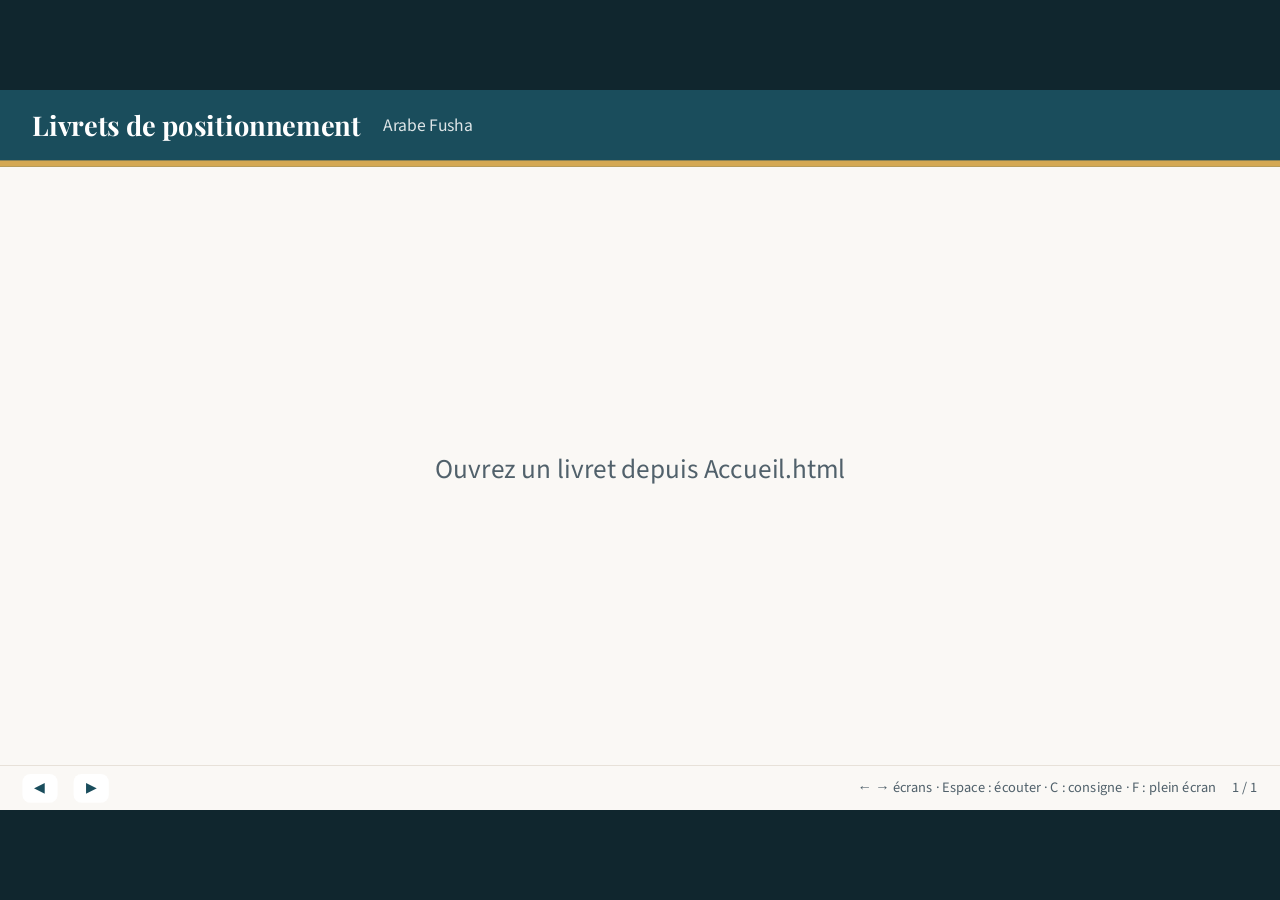
<file: sources/projection.html>
<!DOCTYPE html>
<html lang="fr">
<head>
<meta charset="utf-8">
<meta name="viewport" content="width=device-width, initial-scale=1">
<title>Livret de positionnement — projection</title>
<link rel="stylesheet" href="commun.css">
<style>
  html, body { height: 100%; overflow: hidden; background: #10262e; }
  #scene {
    --accent: var(--or);
    position: fixed; left: 50%; top: 50%; width: 1600px; height: 900px;
    transform: translate(-50%, -50%); transform-origin: center center;
    background: var(--fond); display: grid; grid-template-rows: 96px 1fr 56px; overflow: hidden;
  }
  kbd { font: 600 16px var(--police-fr); border: 1px solid currentColor; border-radius: 6px; padding: 1px 8px; opacity: .7; }
  .bandeau { display: flex; align-items: center; gap: 28px; padding: 0 40px; background: var(--primaire);
             color: #fff; border-bottom: 8px solid var(--accent); }
  .bandeau .livret { font: 700 34px var(--police-titre); }
  .bandeau .annee { font-size: 22px; opacity: .85; }
  .parties { display: flex; gap: 26px; margin-inline-start: auto; font-size: 20px; }
  .parties > span { display: flex; align-items: center; gap: 8px; opacity: .55; }
  .parties > span.active { opacity: 1; font-weight: 700; }
  .points { display: inline-flex; gap: 4px; }
  .points i { width: 10px; height: 10px; border-radius: 50%; background: rgba(255,255,255,.3); }
  .points i.fait { background: #fff; }
  .corps { position: relative; padding: 24px 56px 16px; display: flex; flex-direction: column; gap: 20px; min-height: 0; }
  .consigne { display: flex; align-items: center; gap: 16px; font-size: 28px; padding-inline-start: 120px; min-height: 64px; }
  .btn-consigne, .btn-ecouter, .nav { cursor: pointer; border: none; font-family: var(--police-fr); }
  .btn-consigne { width: 52px; height: 52px; border-radius: 50%; background: var(--carte); color: var(--primaire);
                  box-shadow: 0 2px 10px rgba(26,77,92,.18); flex: none; display: grid; place-items: center; }
  .btn-consigne svg { width: 28px; height: 28px; }
  .badge-item { position: absolute; left: 40px; top: 20px; width: 96px; height: 96px; border-radius: 24px;
                background: var(--accent); color: #fff; display: grid; place-items: center; line-height: 1; }
  .badge-item span { font-size: 18px; opacity: .85; }
  .badge-item b { font: 700 48px var(--police-titre); }
  .principal { flex: 1; min-height: 0; display: flex; flex-direction: column; align-items: center; justify-content: center; gap: 26px; }
  .principal.avec-image { display: grid; grid-template-columns: 400px 1fr; gap: 48px; align-items: center; justify-items: center; }
  .colonne { display: flex; flex-direction: column; align-items: center; gap: 24px; width: 100%; }
  .illu-cadre { background: var(--carte); border-radius: 28px; padding: 16px; box-shadow: 0 6px 24px rgba(26,77,92,.12); }
  .illu-cadre .illu { width: 360px; height: 360px; }
  .illu { display: block; object-fit: contain; }
  .tete { display: flex; flex-direction: column; align-items: center; gap: 12px; text-align: center; }
  .fr-grand { font: italic 600 40px var(--police-fr); color: var(--primaire); }
  .question { font: 600 34px var(--police-fr); }
  .enonce { font-size: 88px; color: var(--primaire); }
  .indice { font-size: 48px; color: var(--encre-douce); }
  .mot-surligne { font-size: 180px; line-height: 1.6; color: var(--primaire); }
  .mots { display: flex; gap: 28px; direction: rtl; }
  .puce { font-size: 64px; background: var(--carte); border: 3px solid var(--trait); border-radius: 20px; padding: 4px 30px; }
  .puce-num { display: flex; flex-direction: column; align-items: center; gap: 12px; }
  .case-num { width: 72px; height: 72px; border: 4px dashed var(--encre-douce); border-radius: 14px; }
  .options { display: flex; gap: 36px; justify-content: center; }
  .options.verticales { flex-direction: column; gap: 18px; align-items: stretch; min-width: 900px; }
  .option { position: relative; background: var(--carte); border: 4px solid var(--trait); border-radius: 26px;
            padding: 18px 40px; min-width: 200px; display: flex; align-items: center; justify-content: center;
            gap: 20px; box-shadow: 0 4px 16px rgba(26,77,92,.08); transition: transform .2s, border-color .2s; }
  .options.verticales .option { justify-content: flex-start; padding-inline-start: 96px; }
  .option .num { position: absolute; left: -18px; top: -18px; width: 56px; height: 56px; border-radius: 50%;
                 background: var(--primaire); color: #fff; font: 700 30px var(--police-fr); display: grid; place-items: center; }
  .options.verticales .option .num { left: 22px; top: 50%; transform: translateY(-50%); }
  .options.images .option { padding: 14px; }
  .options.images .illu { width: 300px; height: 300px; }
  .opt-ar.tres-grand { font-size: 150px; line-height: 1.5; }
  .opt-ar.grand { font-size: 90px; }
  .opt-ar.long { font-size: 54px; }
  .opt-fr { font: 600 38px var(--police-fr); }
  .pastille { width: 220px; height: 220px; border-radius: 50%; box-shadow: inset 0 0 0 6px rgba(0,0,0,.08); }
  .icone { display: flex; flex-direction: column; align-items: center; gap: 10px; color: var(--primaire); }
  .icone svg { width: 200px; height: 200px; }
  .icone .libelle { font: 600 30px var(--police-fr); color: var(--encre); }
  .opt-num { font: 700 120px var(--police-titre); color: var(--primaire); padding: 0 30px; }
  .option.allume { border-color: var(--accent); transform: scale(1.08); }
  .btn-ecouter { align-self: center; display: flex; align-items: center; gap: 16px; padding: 16px 40px;
                 border-radius: 999px; background: var(--accent); color: #fff; font-size: 32px; font-weight: 700;
                 box-shadow: 0 6px 20px rgba(0,0,0,.18); }
  .btn-ecouter svg { width: 40px; height: 40px; }
  .btn-ecouter kbd { color: #fff; }
  .btn-ecouter.en-lecture { animation: pulsation 1s ease-in-out infinite; }
  @keyframes pulsation { 50% { transform: scale(1.06); } }
  .ecrire { font: 600 30px var(--police-fr); color: var(--encre-douce); }
  .avec-texte { flex: 1; min-height: 0; display: grid; grid-template-columns: 1fr 680px; gap: 40px; align-items: center; }
  .texte-lecture { background: var(--carte); border-radius: 26px; padding: 28px 36px; font-size: 36px; line-height: 1.9;
                   box-shadow: 0 6px 24px rgba(26,77,92,.12); border-inline-end: 10px solid var(--accent); }
  .texte-lecture.long { font-size: 28px; line-height: 1.75; }
  .texte-lecture.tres-long { font-size: 23px; line-height: 1.6; padding: 20px 28px; }
  .avec-texte .options.verticales { min-width: 0; }
  .avec-texte .options.images .illu { width: 190px; height: 190px; }
  .pied { display: flex; align-items: center; gap: 20px; padding: 0 28px; color: var(--encre-douce); font-size: 18px;
          border-top: 1px solid var(--trait); }
  .pied .aide { margin-inline-start: auto; }
  .nav { width: 44px; height: 36px; border-radius: 10px; background: var(--carte); color: var(--primaire); font-size: 18px; }
  .accueil { align-items: center; justify-content: center; text-align: center; gap: 28px; }
  .titre-accueil { font: 700 110px var(--police-titre); color: var(--primaire); }
  .sous-titre { font-size: 34px; color: var(--encre-douce); }
  .chips { display: flex; gap: 16px; }
  .chip { background: var(--carte); border: 3px solid var(--accent); border-radius: 999px; padding: 8px 26px; font-size: 26px; font-weight: 600; }
  .accueil .consigne { padding-inline-start: 0; max-width: 1200px; }
  .consigne-depart { font-size: 28px; color: var(--accent); font-weight: 700; }
  .alerte { position: absolute; right: 24px; bottom: 72px; background: #9a3520; color: #fff; padding: 14px 22px;
            border-radius: 12px; font-size: 22px; }
  .grille-lettres { display: grid; grid-template-columns: repeat(7, 1fr); gap: 14px; direction: rtl; width: 100%; }
  .case-lettre { background: var(--carte); border: 3px solid var(--trait); border-radius: 16px;
                 display: grid; place-items: center; height: 140px; box-shadow: 0 4px 16px rgba(26,77,92,.08); }
  .case-lettre .ar { font-size: 84px; line-height: 1; }
  .grille-nombres { display: flex; flex-wrap: wrap; direction: rtl; justify-content: center; gap: 16px; width: 100%; }
  .case-nombre { background: var(--carte); border: 3px solid var(--trait); border-radius: 16px;
                 width: 190px; height: 190px; display: grid; place-items: center;
                 font: 700 96px var(--police-titre); color: var(--primaire);
                 box-shadow: 0 4px 16px rgba(26,77,92,.08); }
</style>
</head>
<body>
<div id="scene"></div>
<script src="contenu.js"></script>
<script src="partage.js"></script>
<script>
"use strict";
const C = window.CONTENU;
const scene = document.getElementById("scene");
const lecteur = { jeton: 0, audio: new Audio() };
let ecrans = [];
let index = 0;

function ar(texte, classe) { return el("div", "ar " + (classe || ""), texte); }

function svg(nom) {
  const boite = document.createElement("span");
  boite.innerHTML = window.ICONES[nom];
  return boite.firstElementChild;
}

function alerte(message) {
  const bulle = el("div", "alerte", message);
  scene.append(bulle);
  setTimeout(() => bulle.remove(), 4000);
}

function image(id) {
  const img = el("img", "illu");
  img.src = `medias/images/${id}.webp`;
  img.alt = C.images[id].fr;
  img.onerror = () => alerte(`Image introuvable : ${id}.webp`);
  return img;
}

function carte(numero, contenu) {
  return el("div", "option", [el("span", "num", String(numero))].concat(contenu));
}

function longueur(texte) { return texte.replace(/[\u064B-\u0652\u0670\u0640\s]/g, "").length; }

function icone(nom) {
  const bloc = el("div", "icone");
  bloc.innerHTML = window.ICONES[nom];
  bloc.append(el("div", "libelle", window.LIBELLES_ICONES[nom]));
  return bloc;
}

function tete(item) {
  const bloc = el("div", "tete");
  if (item.fr) bloc.append(el("div", "fr-grand", item.fr));
  if (item.surligne) bloc.append(motSurligne(item.surligne, "mot-surligne"));
  if (item.enonce) bloc.append(ar(item.enonce, "enonce"));
  if (item.indice) bloc.append(ar(item.indice, "indice"));
  if (item.mots) bloc.append(el("div", "mots", item.mots.map((m) => ar(m, "puce"))));
  if (item.question) bloc.append(el("div", "question", item.question));
  return bloc;
}

function options(item, fabrique, classe) {
  return el("div", "options " + (classe || ""), item.options.map((o, i) => carte(i + 1, fabrique(o))));
}

const RENDUS = {
  "choix": (item) => {
    const long = item.options.some((o) => longueur(o) > 6);
    const taille = item.options.every((o) => longueur(o) <= 2) ? "tres-grand" : long ? "long" : "grand";
    return [tete(item), options(item, (o) => ar(o, "opt-ar " + taille), long ? "verticales" : "")];
  },
  "lettre-surlignee": (item) => [tete(item), options(item, (o) => ar(o, "opt-ar tres-grand"))],
  "choix-images": (item) => [tete(item), options(item, image, "images")],
  "choix-couleurs": (item) => [tete(item), options(item, (couleur) => {
    const pastille = el("div", "pastille");
    pastille.style.background = couleur;
    return pastille;
  })],
  "choix-fr": (item) => [tete(item), options(item, (o) => el("div", "opt-fr", o), "verticales")],
  "vrai-faux": (item) => [tete(item), options(item, (o) => el("div", "opt-fr", o === "vrai" ? "Vrai" : "Faux"))],
  "choix-icones": (item) => [tete(item), options(item, icone)],
  "ecrire": (item) => [tete(item), el("div", "ecrire", "✏️ Écris ta réponse sur ta feuille.")],
  "chiffres": () => [el("div", "ecrire", "✏️ Écris le nombre en chiffres sur ta feuille.")],
  "racine": (item) => [tete(item), el("div", "ecrire", "✏️ Écris les 3 lettres de la racine sur ta feuille.")],
  "numeroter": (item) => [
    el("div", "mots", item.mots.map((m) => el("div", "puce-num", [ar(m, "puce"), el("div", "case-num")]))),
    el("div", "ecrire", "✏️ Écris 1, 2 ou 3 sous chaque mot, sur ta feuille.")],
  "intrus": (item) => [options(item, (o) => el("div", "opt-num", o))],
};

function points(total, faits) {
  const conteneur = el("span", "points");
  for (let j = 1; j <= total; j += 1) conteneur.append(el("i", j <= faits ? "fait" : ""));
  return conteneur;
}

function bandeau(titre, sousTitre, livret, partieActive, numero) {
  const enfants = [el("div", "livret", titre), el("div", "annee", sousTitre)];
  if (livret) {
    enfants.push(el("div", "parties", partiesDuLivret(livret).map((p) => {
      const rangs = livret.items.map((it, k) => (it.partie === p.id ? k + 1 : 0)).filter(Boolean);
      return el("span", p.id === partieActive ? "active" : "",
        [p.court, points(rangs.length, rangs.filter((n) => n <= numero).length)]);
    })));
  }
  return el("header", "bandeau", enfants);
}

function barreConsigne(id) {
  const bouton = el("button", "btn-consigne", [svg("haut_parleur")]);
  bouton.title = "Consigne (touche C)";
  bouton.onclick = () => jouer([`fr-${id}`], 1);
  return el("div", "consigne", [bouton, el("span", "", C.consignes[id]), el("kbd", "", "C")]);
}

function boutonEcouter() {
  const bouton = el("button", "btn-ecouter", [svg("haut_parleur"), el("span", "", "Écouter"), el("kbd", "", "Espace")]);
  bouton.onclick = jouerItem;
  return bouton;
}

function pied() {
  const precedent = el("button", "nav", "◀");
  precedent.title = "Écran précédent (←)";
  precedent.onclick = () => aller(index - 1);
  const suivant = el("button", "nav", "▶");
  suivant.title = "Écran suivant (→)";
  suivant.onclick = () => aller(index + 1);
  return el("footer", "pied", [precedent, suivant,
    el("span", "aide", "← → écrans · Espace : écouter · C : consigne · F : plein écran"),
    el("span", "", `${index + 1} / ${ecrans.length}`)]);
}

function ecranAccueil(livret) {
  return [bandeau(`Livret ${livret.numero}`, `Acquis de l'Année ${livret.annee}`, livret, "", 0),
    el("div", "corps accueil", [
      el("div", "titre-accueil", `Livret ${livret.numero}`),
      el("div", "sous-titre",
        `Acquis de l'Année ${livret.annee} · ${livret.items.length} questions · ${partiesDuLivret(livret).length} parties`),
      el("div", "chips", partiesDuLivret(livret).map((p) => el("span", "chip", p.court))),
      barreConsigne("c-accueil"),
      el("div", "consigne-depart", "Appuyez sur → pour commencer")]),
    pied()];
}

function ecranItem(livret, item) {
  const numero = Number(item.id.split("-")[1]);
  const contenu = RENDUS[item.type](item);
  const principal = item.image
    ? el("div", "principal avec-image", [el("div", "illu-cadre", image(item.image)), el("div", "colonne", contenu)])
    : el("div", "principal", contenu);
  const corps = el("div", "corps", [barreConsigne(item.consigne)]);
  if (item.texte) {
    const texte = livret.textes[item.texte];
    const n = texte.split(/\s+/).length;
    corps.append(el("div", "avec-texte", [principal,
      ar(texte, "texte-lecture" + (n > 100 ? " tres-long" : n > 60 ? " long" : ""))]));
  } else corps.append(principal);
  if (item.son || item.sons) corps.append(boutonEcouter());
  corps.append(el("div", "badge-item", [el("span", "", "N°"), el("b", "", String(numero))]));
  return [bandeau(`Livret ${livret.numero}`, `Acquis de l'Année ${livret.annee}`, livret, item.partie, numero), corps, pied()];
}

function ecranFin(livret) {
  return [bandeau(`Livret ${livret.numero}`, `Acquis de l'Année ${livret.annee}`, livret, "", livret.items.length),
    el("div", "corps accueil", [el("div", "titre-accueil", "C'est terminé !"),
      el("div", "sous-titre", "Bravo. Pose ton crayon."), barreConsigne("c-fin")]),
    pied()];
}

function ecransEntretien() {
  const e = C.entretien;
  const enTete = () => bandeau("Entretien individuel", "Écran à montrer à l'élève");
  return [
    { rendre: () => [enTete(), el("div", "corps accueil", [el("div", "titre-accueil", "Entretien"),
      el("div", "sous-titre",
        "P4 : l'élève montre une image · Repérage : l'élève lit à voix haute · Alphabet et nombres : l'élève nomme à voix haute"),
      el("div", "consigne-depart", "Appuyez sur →")]), pied()] },
    { rendre: () => [enTete(), el("div", "corps", [el("div", "principal",
      [el("div", "options images", e.p4_images.map((id, i) => carte(i + 1, image(id))))])]), pied()] },
    { rendre: () => [enTete(), el("div", "corps", [el("div", "principal",
      [el("div", "options", e.reperage.map((r, i) => carte(`R${i + 1}`, ar(r, "opt-ar tres-grand"))))])]), pied()] },
    { rendre: () => [enTete(), el("div", "corps", [el("div", "principal",
      [el("div", "question", "Nomme chaque lettre"),
       el("div", "grille-lettres", e.alphabet.map((l) => el("div", "case-lettre", ar(l.lettre))))])]), pied()] },
    { rendre: () => [enTete(), el("div", "corps", [el("div", "principal",
      [el("div", "question", "Nomme chaque nombre"), el("div", "indice", "1 à 10"),
       el("div", "grille-nombres", e.nombres.un_a_dix.map((n) => el("div", "case-nombre", String(n.n))))])]), pied()] },
    { rendre: () => [enTete(), el("div", "corps", [el("div", "principal",
      [el("div", "question", "Nomme chaque nombre"), el("div", "indice", "0 et 11 à 20"),
       el("div", "grille-nombres",
         e.nombres.zero_et_onze_a_vingt.map((n) => el("div", "case-nombre", String(n.n))))])]), pied()] },
  ];
}

function allumer(rang) {
  document.querySelectorAll(".options .option").forEach((o, k) => o.classList.toggle("allume", k === rang));
}

function arreter() {
  lecteur.jeton += 1;
  lecteur.audio.pause();
  document.querySelectorAll(".btn-ecouter").forEach((b) => b.classList.remove("en-lecture"));
  allumer(-1);
}

function pause(ms, jeton) {
  return new Promise((ok) => setTimeout(() => ok(jeton === lecteur.jeton), ms));
}

function jouerFichier(id, jeton) {
  return new Promise((ok) => {
    const audio = lecteur.audio;
    audio.onended = () => ok(jeton === lecteur.jeton);
    audio.onerror = () => { alerte(`Son introuvable : ${id}.mp3`); ok(false); };
    audio.src = `medias/audio/${id}.mp3`;
    audio.play().catch(() => ok(false));
  });
}

async function jouer(ids, fois, eclairer = false) {
  arreter();
  const jeton = lecteur.jeton;
  document.querySelectorAll(".btn-ecouter").forEach((b) => b.classList.add("en-lecture"));
  for (let tour = 0; tour < fois; tour += 1) {
    for (let i = 0; i < ids.length; i += 1) {
      if (eclairer) allumer(i);
      if (!(await jouerFichier(ids[i], jeton))) return;
      if (eclairer) allumer(-1);
      if (i < ids.length - 1 && !(await pause(700, jeton))) return;
    }
    if (tour < fois - 1 && !(await pause(1500, jeton))) return;
  }
  if (jeton === lecteur.jeton) arreter();
}

function jouerItem() {
  const item = ecrans[index].item;
  if (item && item.sons) jouer(item.sons, 2, item.type === "intrus");
  else if (item && item.son) jouer([item.son], 2);
}

function jouerConsigne() {
  const id = ecrans[index].consigne;
  if (id) jouer([`fr-${id}`], 1);
}

function afficher() {
  arreter();
  scene.replaceChildren(...ecrans[index].rendre());
}

function aller(rang) {
  const cible = Math.max(0, Math.min(ecrans.length - 1, rang));
  if (cible !== index) { index = cible; afficher(); }
}

function pleinEcran() {
  if (document.fullscreenElement) document.exitFullscreen();
  else document.documentElement.requestFullscreen().catch(() => alerte("Plein écran refusé par le navigateur"));
}

document.addEventListener("keydown", (evenement) => {
  const touche = evenement.key;
  if (["ArrowRight", "PageDown", "ArrowDown"].includes(touche)) { evenement.preventDefault(); aller(index + 1); }
  else if (["ArrowLeft", "PageUp", "ArrowUp"].includes(touche)) { evenement.preventDefault(); aller(index - 1); }
  else if (touche === " " || touche === "Enter") { evenement.preventDefault(); jouerItem(); }
  else if (touche === "c" || touche === "C") { jouerConsigne(); }
  else if (touche === "f" || touche === "F") { pleinEcran(); }
  else if (touche === "Home") { evenement.preventDefault(); aller(0); }
});

function ajuster() {
  const echelle = Math.min(innerWidth / 1600, innerHeight / 900);
  scene.style.transform = `translate(-50%, -50%) scale(${echelle})`;
}

function demarrer() {
  const correspondance = location.hash.match(/^#livret-([1-5])$/);
  if (correspondance) {
    const livret = C.livrets.find((l) => l.numero === Number(correspondance[1]));
    scene.style.setProperty("--accent", livret.couleur);
    document.title = `Livret ${livret.numero} — projection`;
    ecrans = [{ rendre: () => ecranAccueil(livret), consigne: "c-accueil" }]
      .concat(livret.items.map((item) => ({ rendre: () => ecranItem(livret, item), consigne: item.consigne, item })))
      .concat([{ rendre: () => ecranFin(livret), consigne: "c-fin" }]);
  } else if (location.hash === "#entretien") {
    scene.style.setProperty("--accent", "var(--or)");
    document.title = "Entretien — projection";
    ecrans = ecransEntretien();
  } else {
    ecrans = [{ rendre: () => [bandeau("Livrets de positionnement", "Arabe Fusha"),
      el("div", "corps accueil", [el("div", "sous-titre", "Ouvrez un livret depuis Accueil.html")]), pied()] }];
  }
  index = 0;
  afficher();
}

window.projection = {
  total: () => ecrans.length,
  index: () => index,
  enLecture: () => !lecteur.audio.paused && !lecteur.audio.ended,
  jeton: () => lecteur.jeton,
};

addEventListener("resize", ajuster);
addEventListener("hashchange", demarrer);
ajuster();
demarrer();
</script>
</body>
</html>
</file>
<file: sources/commun.css>
@import url("medias/polices/polices.css");

:root {
  --encre: #1d2b33;
  --encre-douce: #51616b;
  --fond: #faf8f5;
  --carte: #ffffff;
  --trait: #e3ddd3;
  --primaire: #1a4d5c;
  --primaire-2: #2d7d8a;
  --or: #d4a853;
  --corail: #d0492c;
  --livret-1: #2d7d8a;
  --livret-2: #a8731a;
  --livret-3: #b94a32;
  --livret-4: #4a55a2;
  --livret-5: #2e7d4f;
  --police-ar: "Noto Naskh Arabic", "Amiri", "Traditional Arabic", serif;
  --police-ar-titre: "Amiri", "Noto Naskh Arabic", serif;
  --police-fr: "Source Sans 3", "Segoe UI", sans-serif;
  --police-titre: "Playfair Display", Georgia, serif;
}

* { box-sizing: border-box; }
html, body { margin: 0; }
body { font-family: var(--police-fr); color: var(--encre); background: var(--fond); }
.ar { font-family: var(--police-ar); direction: rtl; unicode-bidi: isolate; line-height: 1.9; }
.surligne {
  color: var(--corail);
  text-decoration: underline;
  text-decoration-thickness: 0.08em;
  text-underline-offset: 0.35em;
}
</file>
